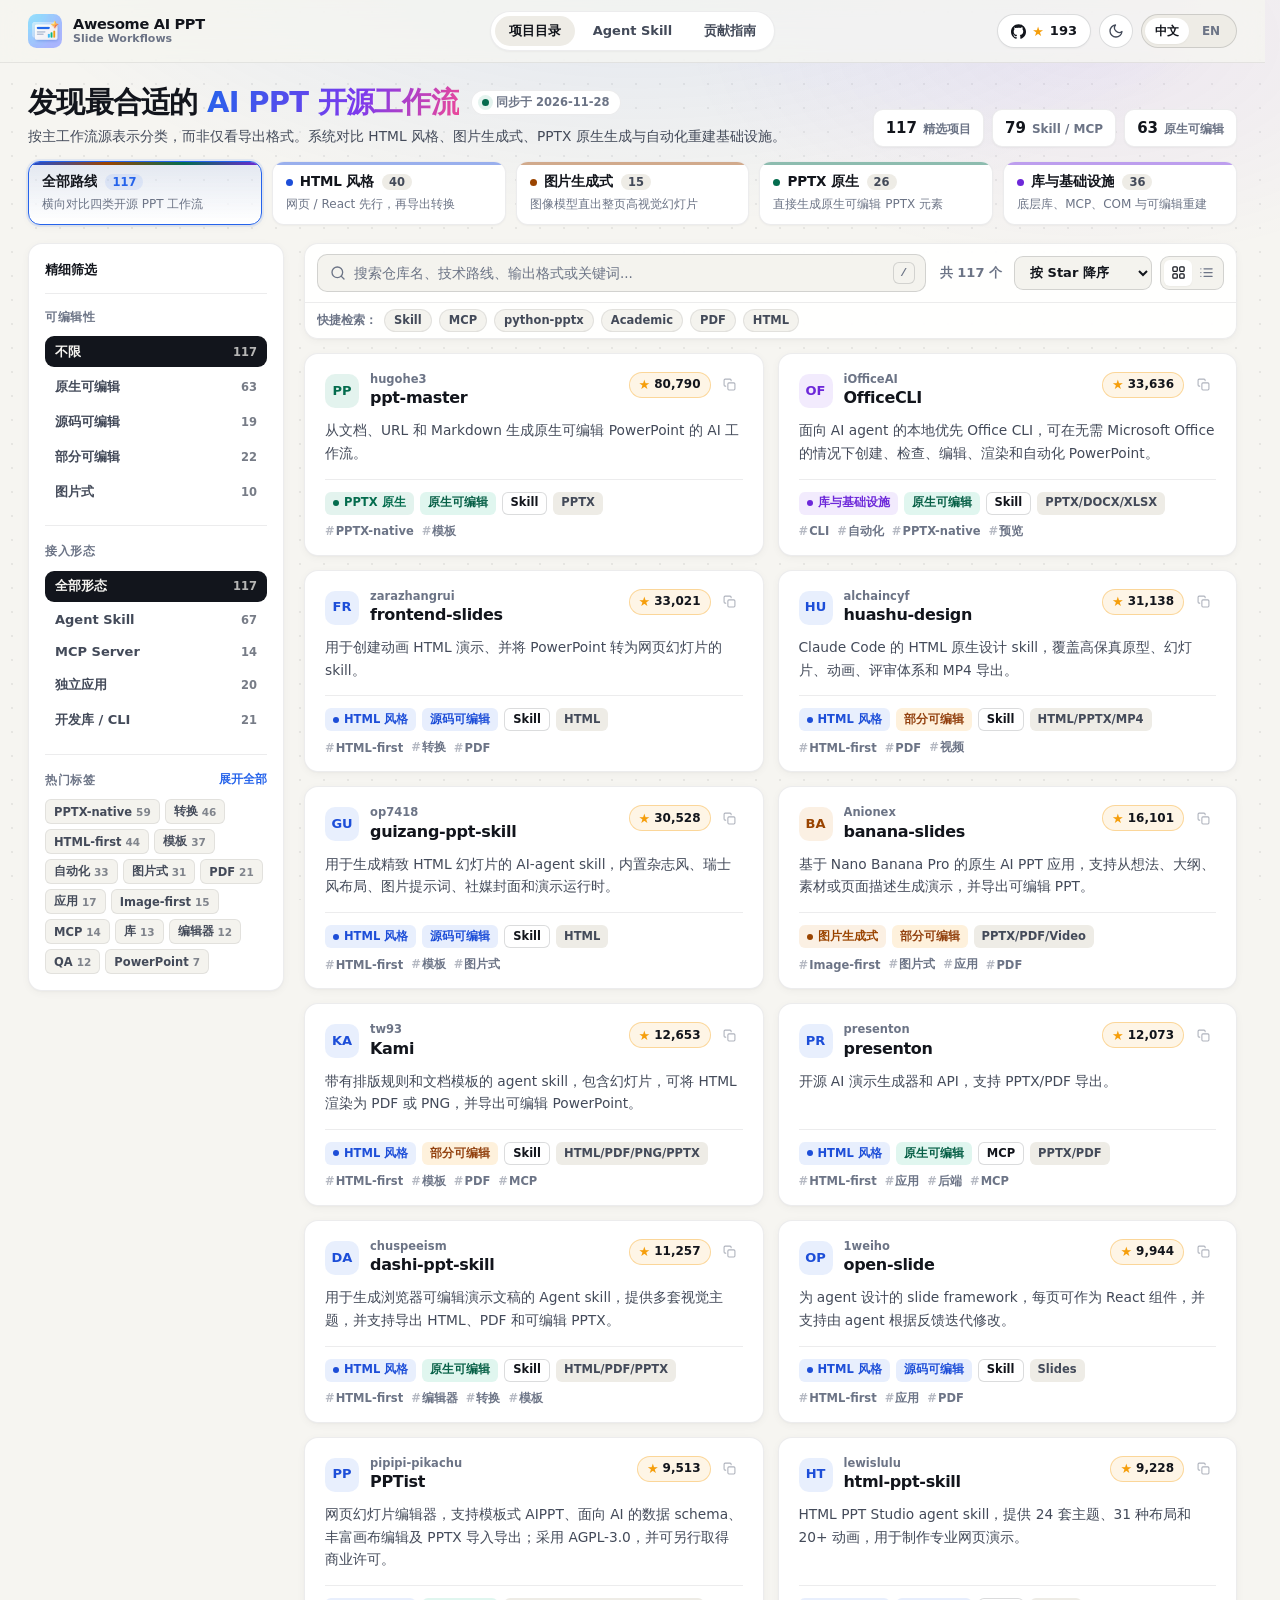
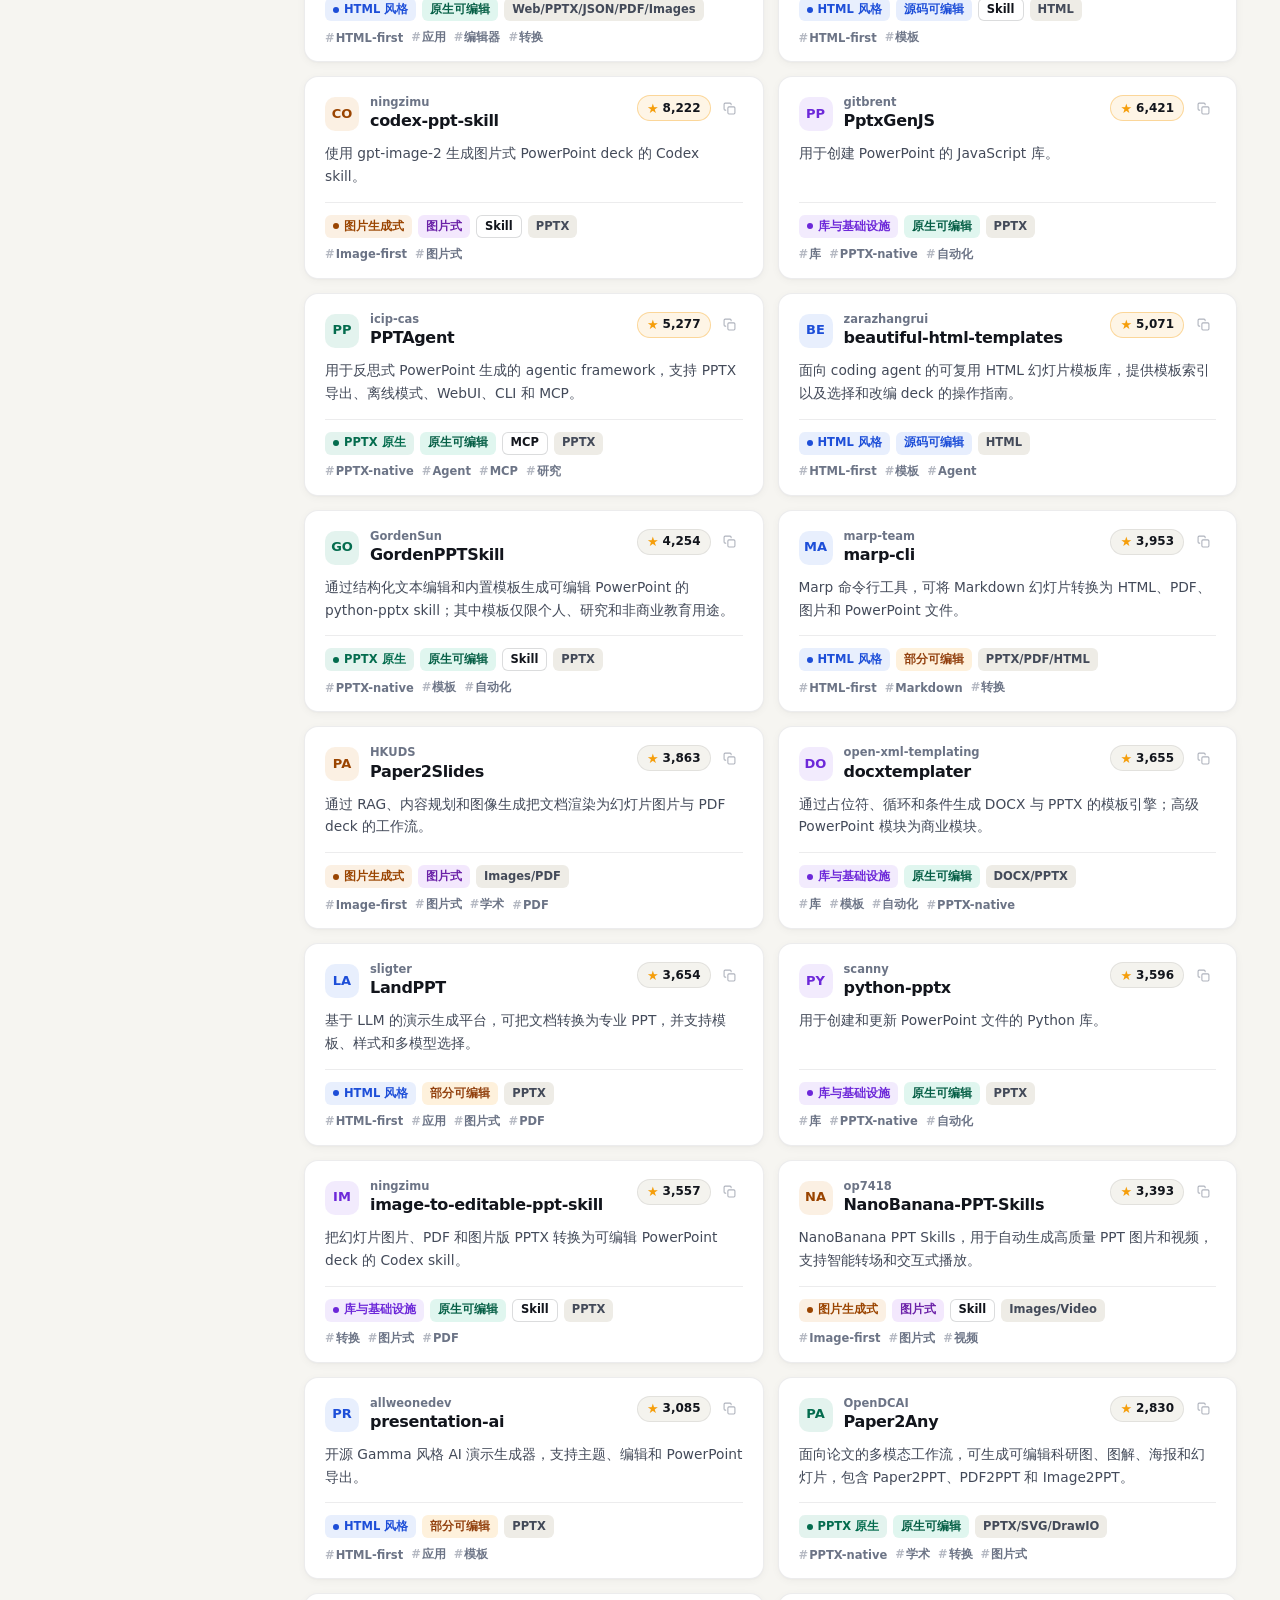
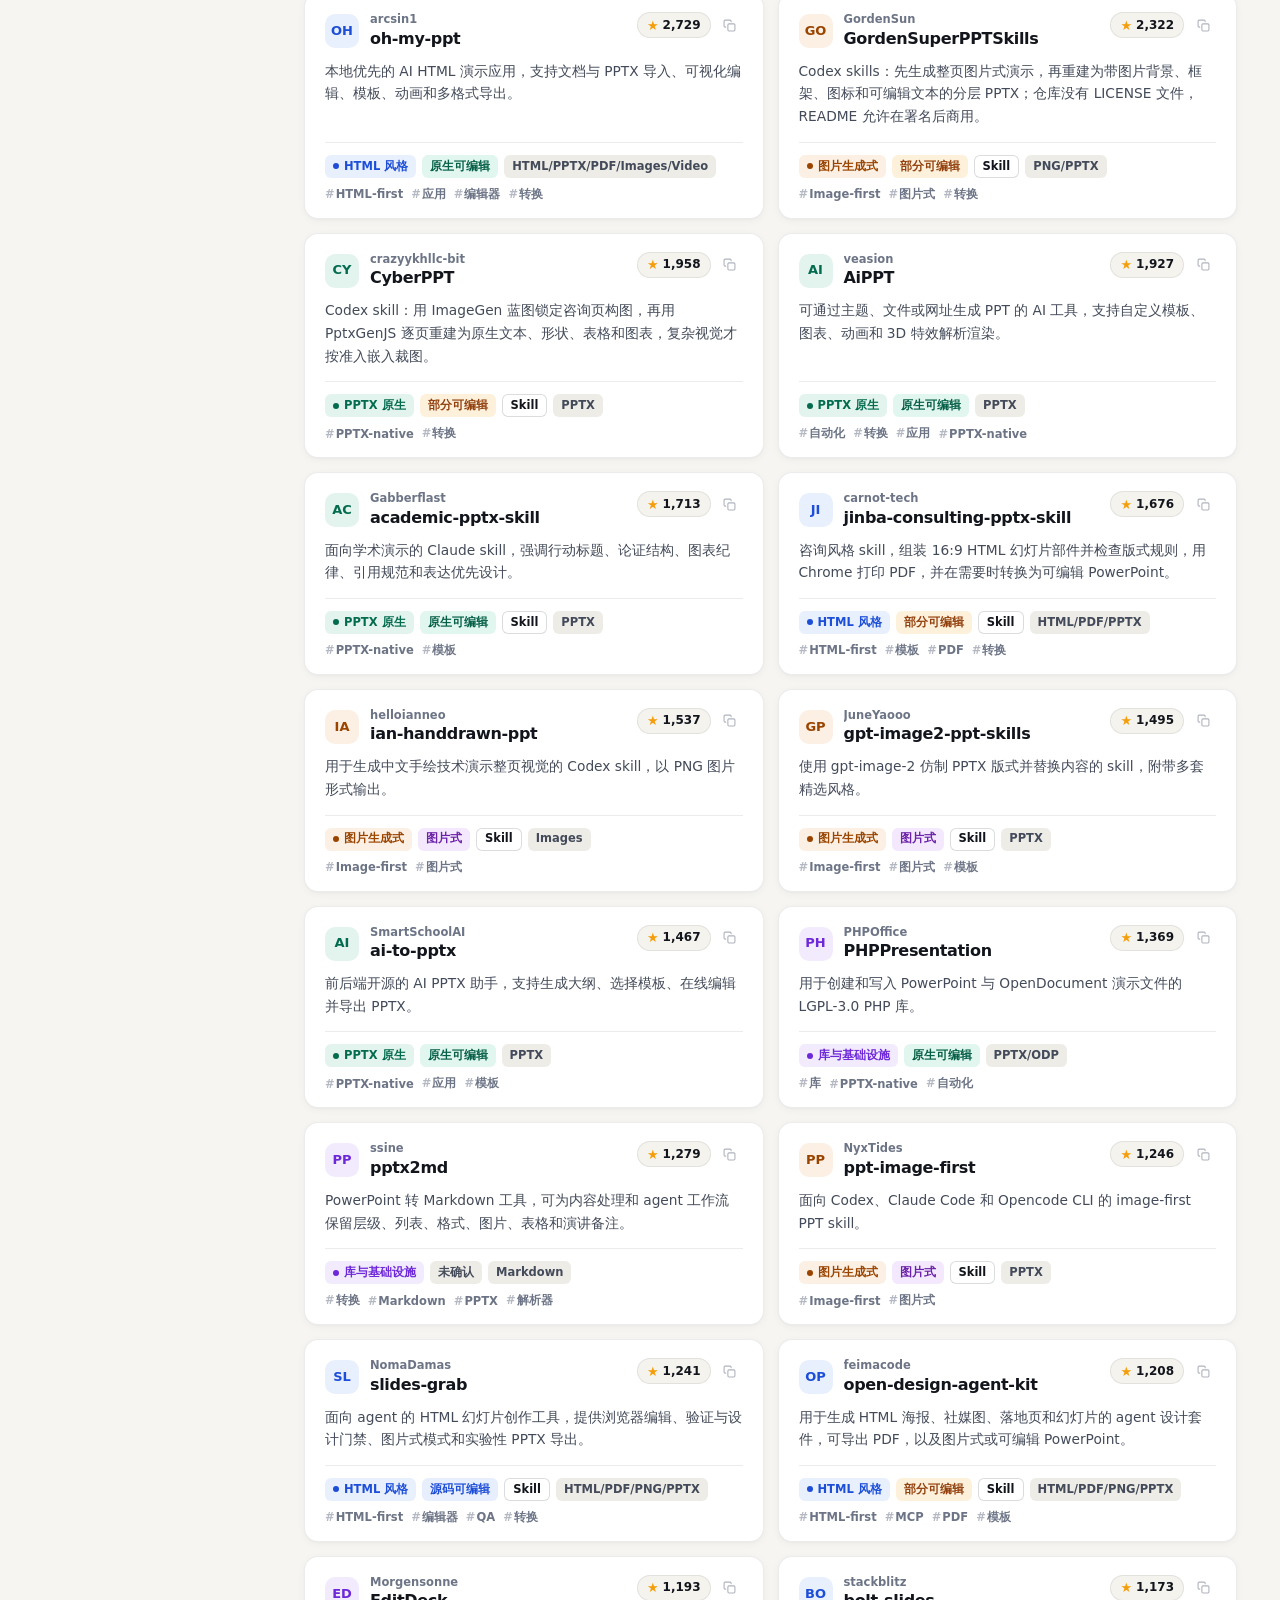
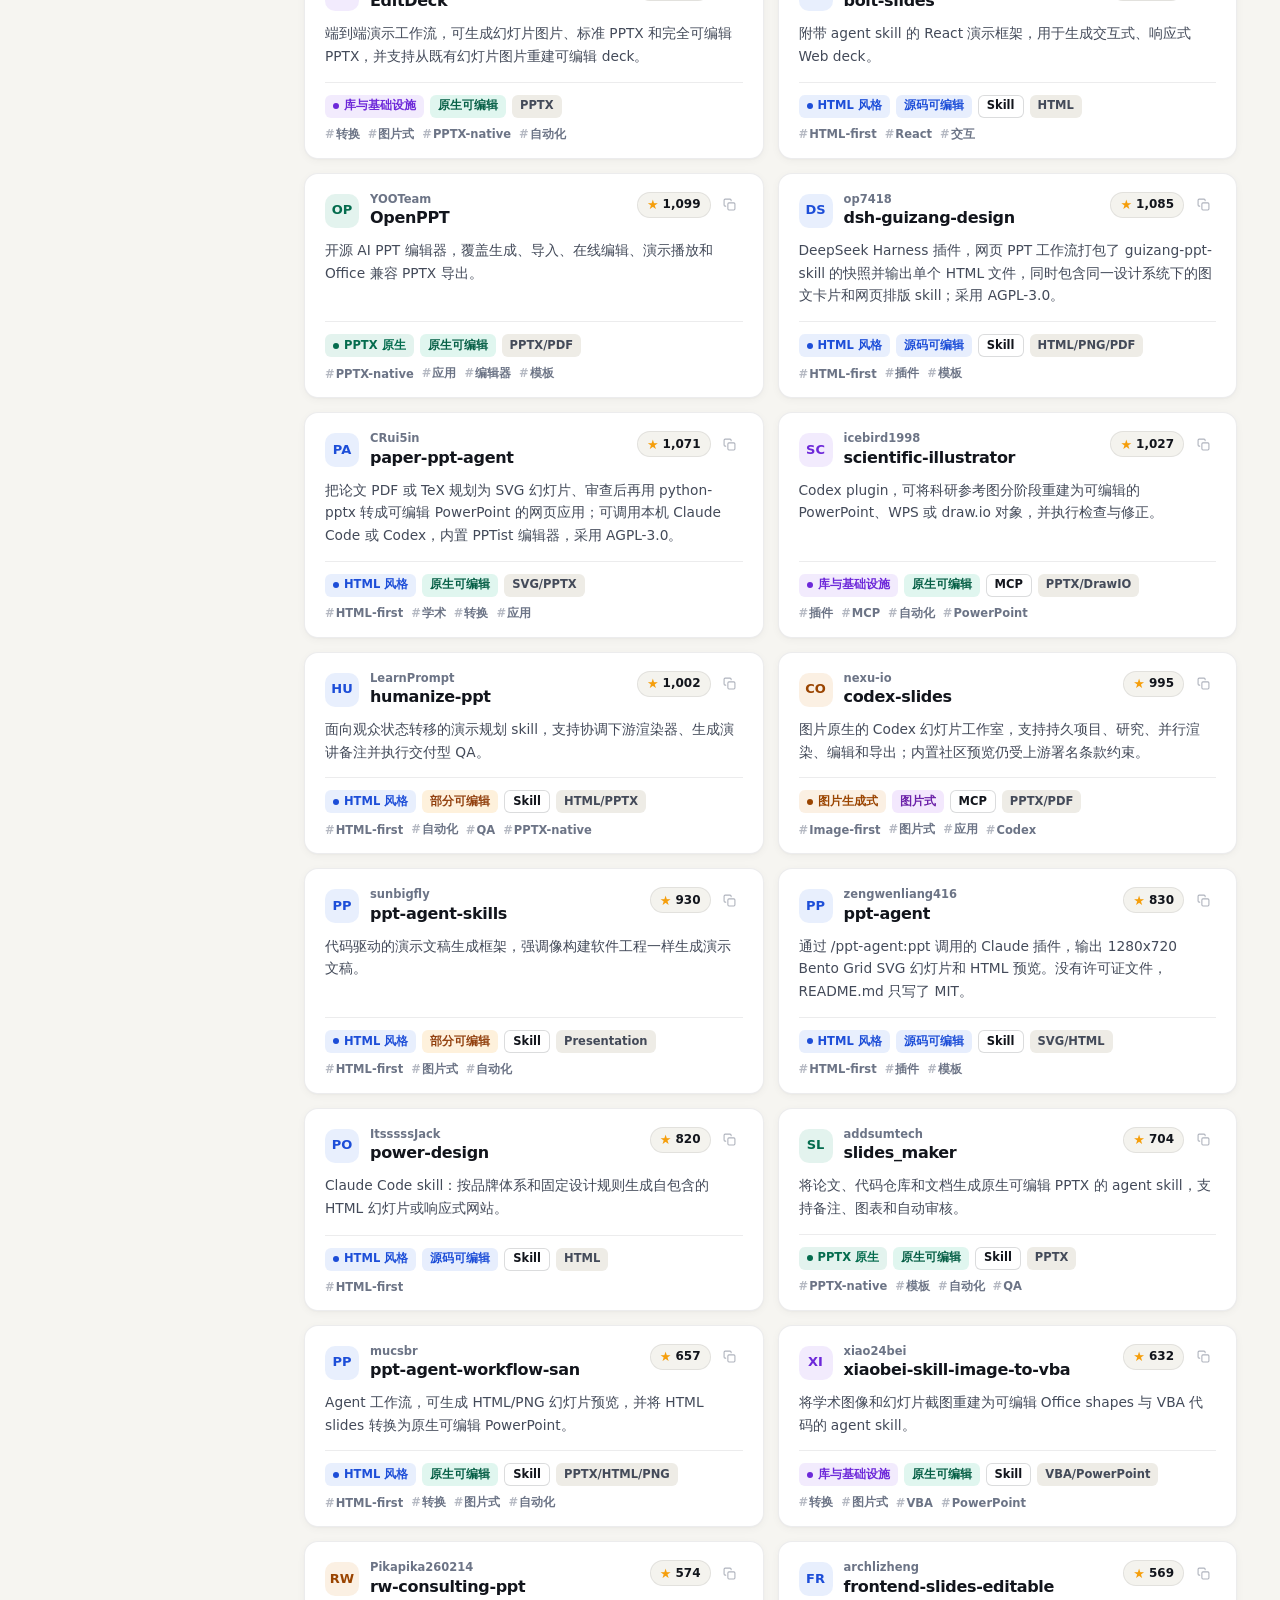
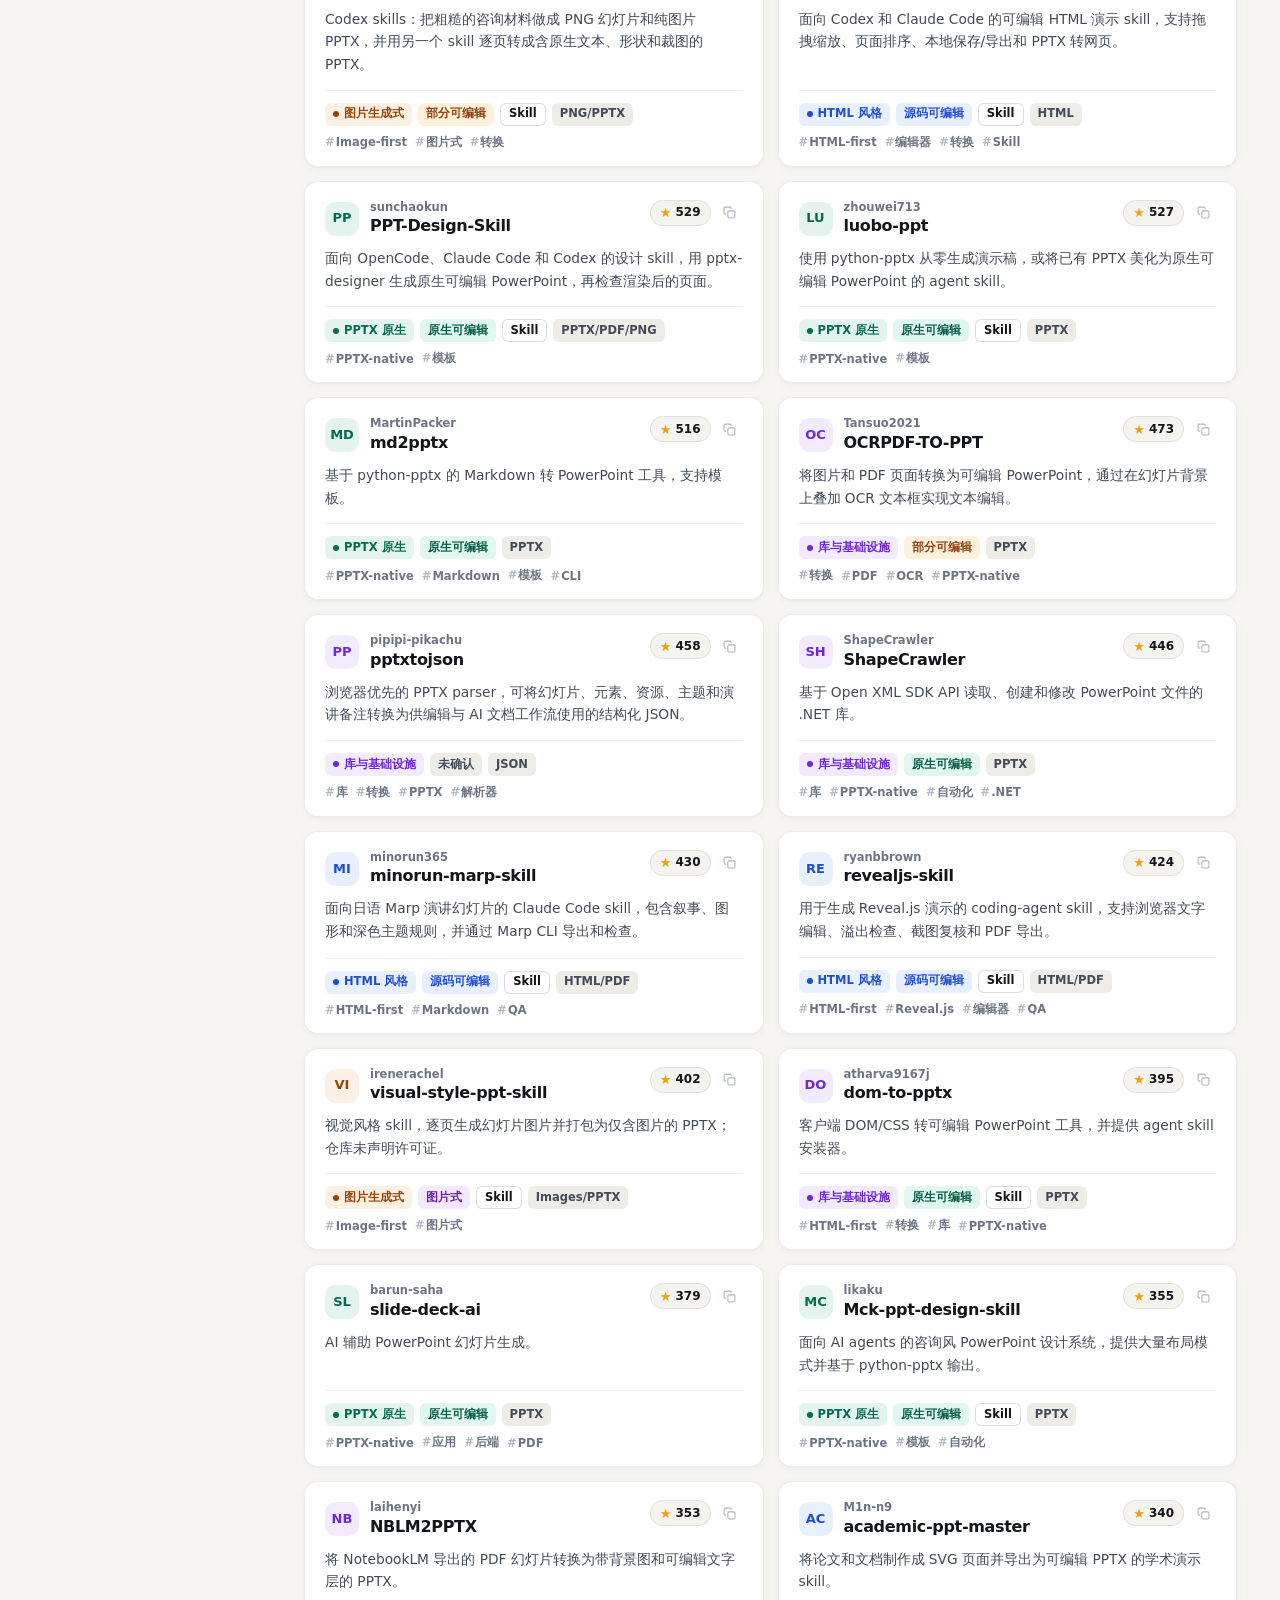
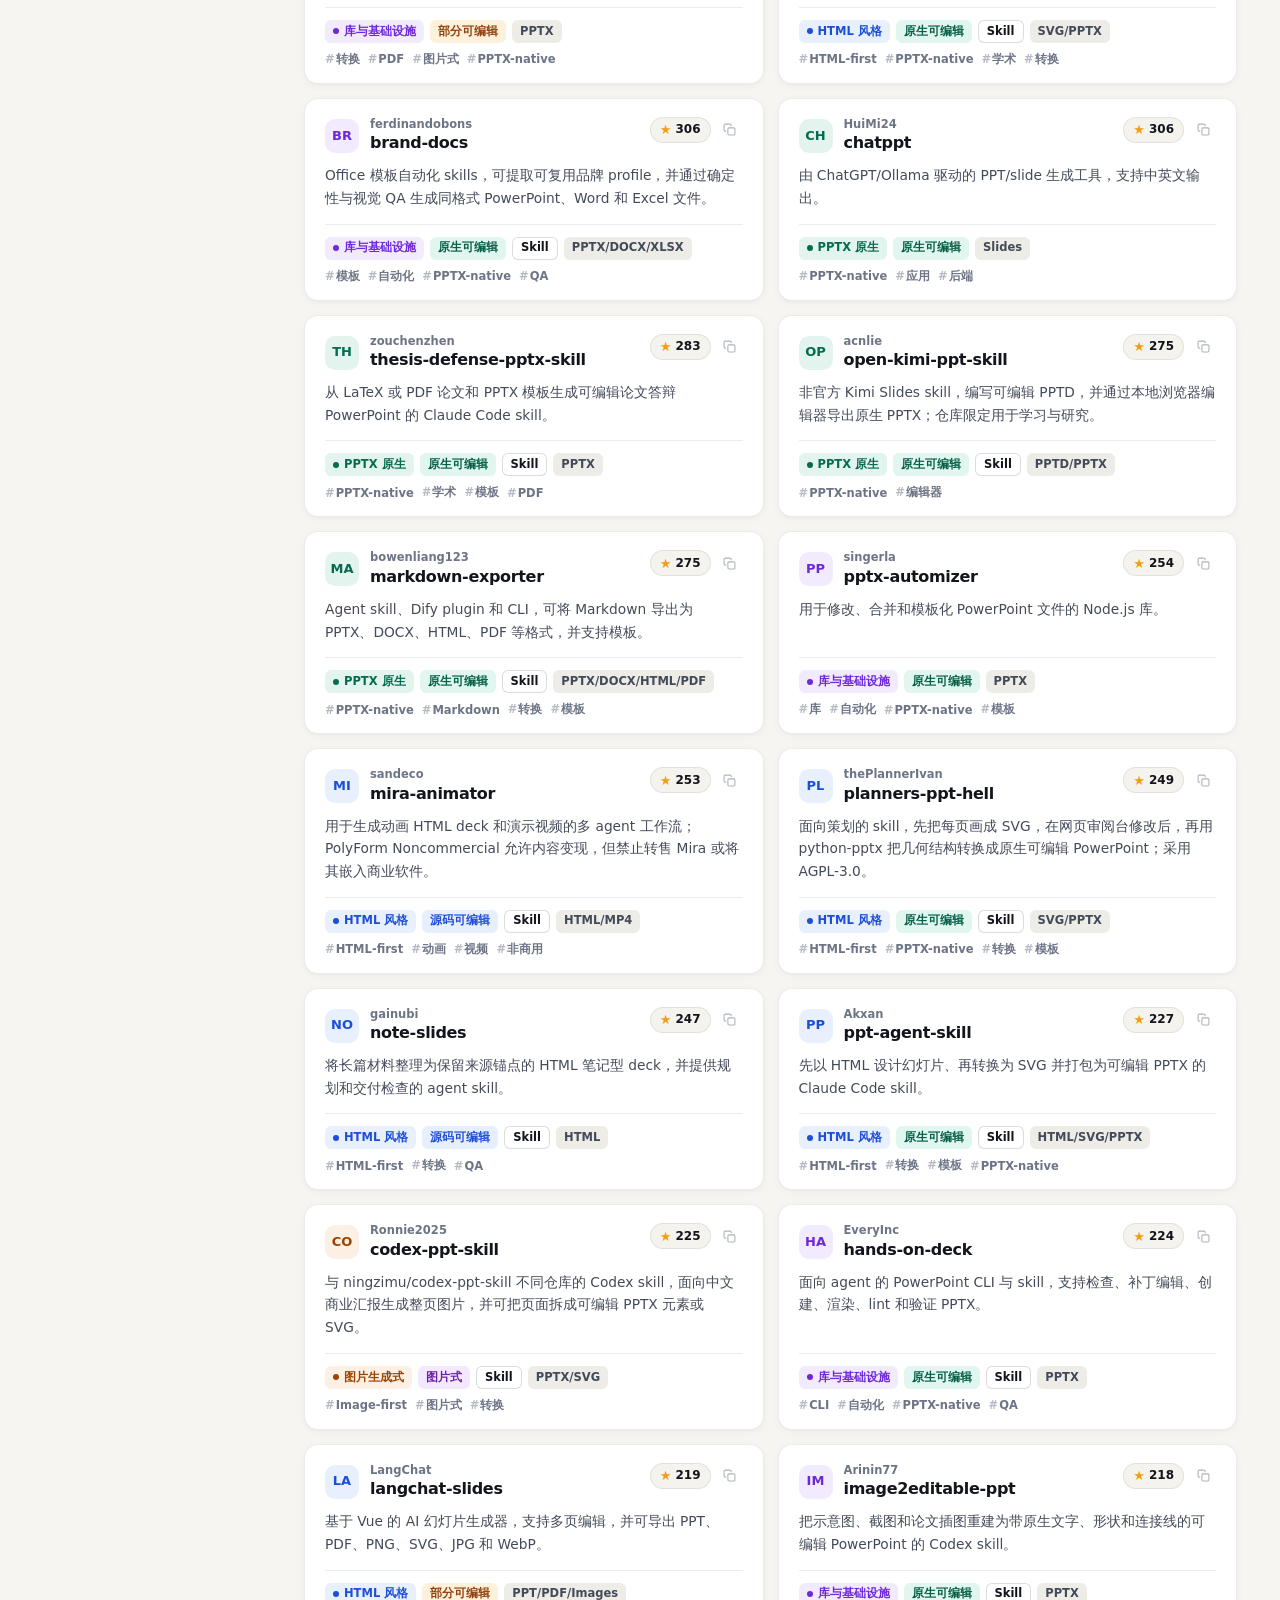
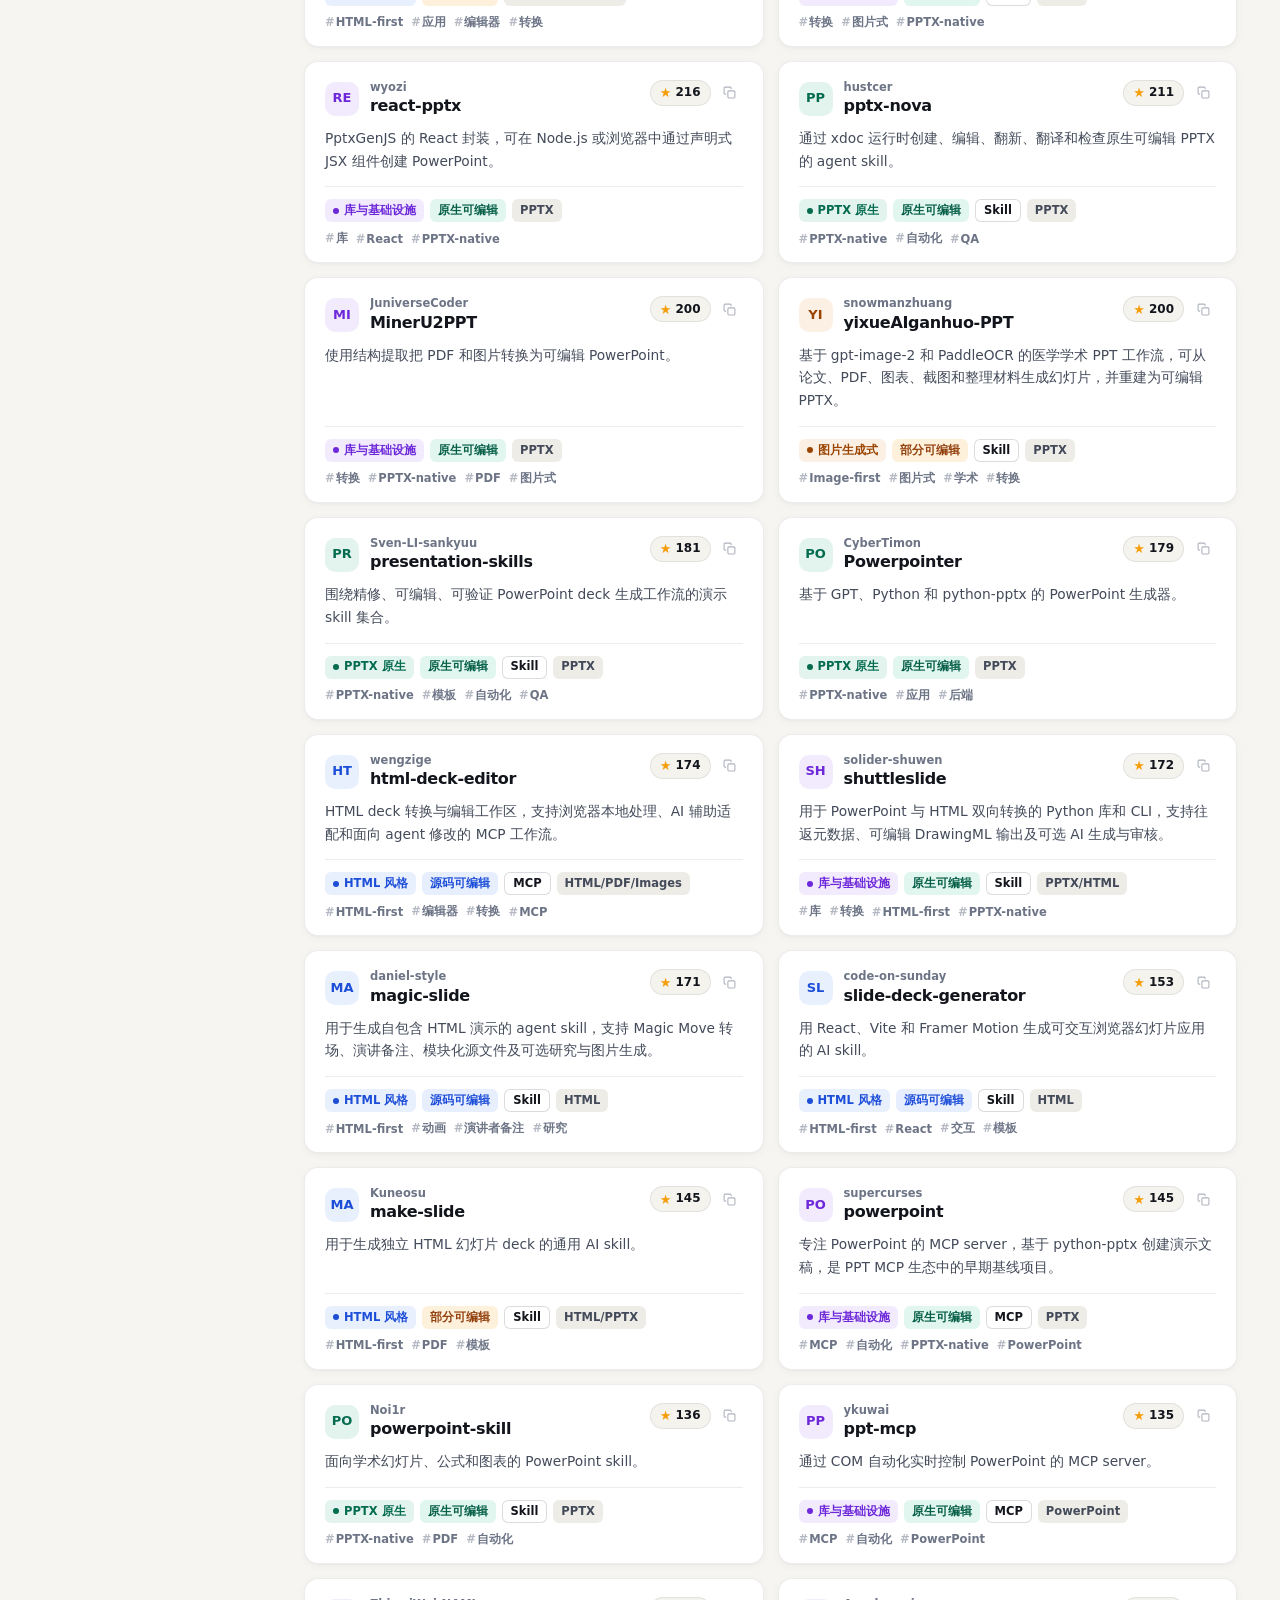
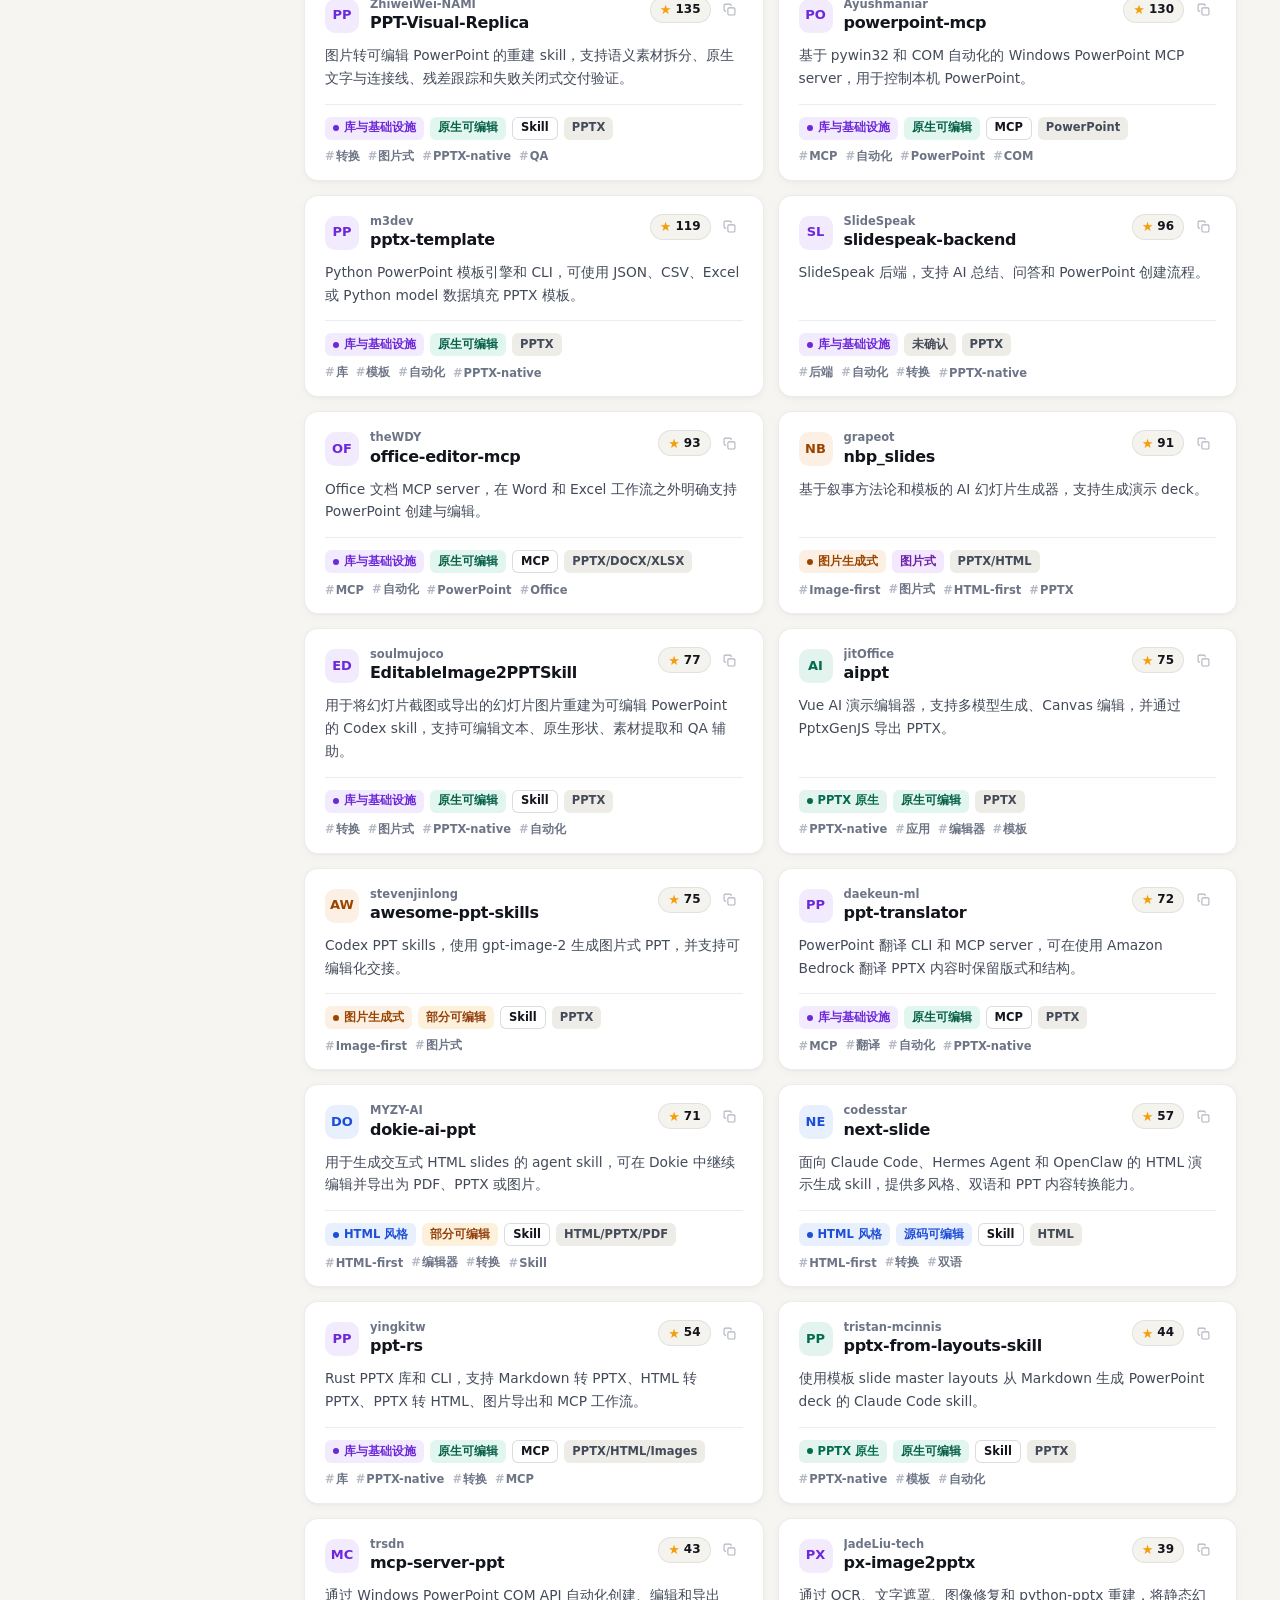
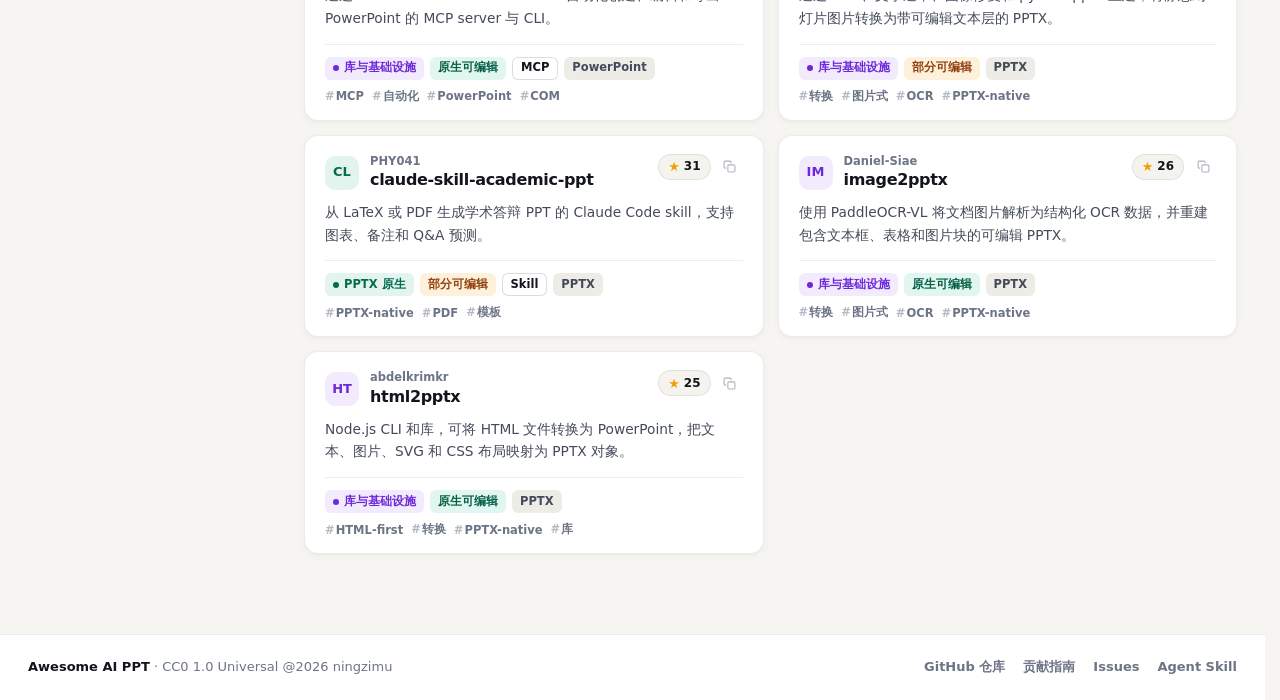
<file: docs/index.html>
<!doctype html>
<html lang="zh-CN">
  <head>
    <meta charset="utf-8">
    <meta name="viewport" content="width=device-width, initial-scale=1">
    <meta name="description" content="AI PPT、PowerPoint 自动化、PPTX 编辑和幻灯片工作流工具的双语可搜索目录。">
    <title>Awesome AI PPT — AI 演示与 PPTX 工作流开源目录</title>
    <link rel="icon" type="image/png" href="logo.png">
    <script>
      (function () {
        try {
          var saved = localStorage.getItem("awesome-ai-ppt-theme");
          var theme = saved || (window.matchMedia && window.matchMedia("(prefers-color-scheme: dark)").matches ? "dark" : "light");
          document.documentElement.setAttribute("data-theme", theme);
        } catch (e) {}
      })();
    </script>
    <link rel="stylesheet" href="styles.css">
  </head>
  <body>
    <div class="canvas-bg" aria-hidden="true"></div>

    <header class="site-header">
      <nav class="topbar" aria-label="Primary">
        <a class="brand" href="./" aria-label="Awesome AI PPT home">
          <span class="brand-mark" aria-hidden="true">
            <img src="logo.png" alt="" width="34" height="34">
          </span>
          <span class="brand-copy">
            <strong>Awesome AI PPT</strong>
            <span class="brand-tag" data-i18n="brandSub">Slide Workflows</span>
          </span>
        </a>

        <div class="nav-center" aria-label="Section links">
          <a class="nav-pill active" href="#directory" data-i18n="navDirectory">项目目录</a>
          <a class="nav-pill" href="agent/" data-i18n="navAgent">Agent Skill</a>
          <a class="nav-pill" href="https://github.com/ningzimu/awesome-ai-ppt/blob/main/CONTRIBUTING.md" target="_blank" rel="noopener noreferrer" data-i18n="navContribute">贡献指南</a>
        </div>

        <div class="top-actions">
          <a class="star-nav-link" href="https://github.com/ningzimu/awesome-ai-ppt" target="_blank" rel="noopener noreferrer" aria-label="Star Awesome AI PPT on GitHub">
            <span class="github-icon" aria-hidden="true"></span>
            <span class="star-icon" aria-hidden="true">★</span>
            <span id="repoStars">Star</span>
          </a>
          <button id="themeToggle" class="icon-btn" type="button" aria-label="切换深浅色主题" title="切换深浅色主题">
            <svg class="icon-sun" width="16" height="16" viewBox="0 0 24 24" fill="none" stroke="currentColor" stroke-width="2" stroke-linecap="round" stroke-linejoin="round" aria-hidden="true">
              <circle cx="12" cy="12" r="4"/>
              <path d="M12 2v2M12 20v2M4.93 4.93l1.41 1.41M17.66 17.66l1.41 1.41M2 12h2M20 12h2M6.34 17.66l-1.41 1.41M19.07 4.93l-1.41 1.41"/>
            </svg>
            <svg class="icon-moon" width="16" height="16" viewBox="0 0 24 24" fill="none" stroke="currentColor" stroke-width="2" stroke-linecap="round" stroke-linejoin="round" aria-hidden="true">
              <path d="M21 12.79A9 9 0 1 1 11.21 3 7 7 0 0 0 21 12.79z"/>
            </svg>
          </button>
          <div class="language-switch" role="group" aria-label="Language switch">
            <button class="active" type="button" data-lang="zh">中文</button>
            <button type="button" data-lang="en">EN</button>
          </div>
        </div>
      </nav>
    </header>

    <section class="page-intro">
      <div class="intro-main">
        <div class="intro-title-row">
          <h1 class="intro-title">
            <span data-i18n="heroTitlePre">发现最合适的</span>
            <span class="title-highlight" data-i18n="heroTitleAccent">AI PPT 开源工作流</span>
          </h1>
          <span class="sync-badge">
            <span class="live-dot" aria-hidden="true"></span>
            <span id="starsUpdated" data-i18n="heroBadgeShort">每日同步 Star</span>
          </span>
        </div>
        <p class="intro-desc" data-i18n="heroCopy">
          按主工作流源表示分类，而非仅看导出格式。系统对比 HTML 风格、图片生成式、PPTX 原生生成与自动化重建基础设施。
        </p>
      </div>

      <div class="intro-metrics" aria-label="Directory metrics">
        <div class="metric-item">
          <strong id="statProjects">0</strong>
          <span data-i18n="projectsLabel">精选项目</span>
        </div>
        <div class="metric-item">
          <strong id="statSkills">0</strong>
          <span data-i18n="skillsLabel">Skill / MCP</span>
        </div>
        <div class="metric-item">
          <strong id="statEditable">0</strong>
          <span data-i18n="editableLabel">原生可编辑</span>
        </div>
      </div>
    </section>

    <section id="routes" class="route-tabs-wrap" aria-label="Technical routes">
      <div id="routeCards" class="route-tabs" role="group" aria-label="Technical routes"></div>
    </section>

    <main id="directory" class="workspace">
      <aside class="sidebar" aria-label="Facet filters">
        <div class="sidebar-card">
          <div class="sidebar-head">
            <span data-i18n="filterTitle">精细筛选</span>
            <button id="sidebarReset" class="text-reset-btn" type="button" hidden data-i18n="resetFilters">清空</button>
          </div>

          <div class="facet-group">
            <h3 class="facet-title" data-i18n="facetEditability">可编辑性</h3>
            <div id="editableNav" class="facet-list"></div>
          </div>

          <div class="facet-group">
            <h3 class="facet-title" data-i18n="facetIntegration">接入形态</h3>
            <div id="quickFilters" class="facet-list" role="group" aria-label="Integration filters"></div>
          </div>

          <div class="facet-group">
            <div class="facet-title-row">
              <h3 class="facet-title" data-i18n="facetTags">热门标签</h3>
              <button id="toggleAllTags" class="more-tags-btn" type="button" data-i18n="showAllTags">展开全部</button>
            </div>
            <div id="tagCloud" class="tag-cloud"></div>
          </div>
        </div>
      </aside>

      <section class="catalog-main">
        <div class="catalog-toolbar">
          <div class="toolbar-primary">
            <label class="toolbar-search">
              <svg class="toolbar-search-icon" width="16" height="16" viewBox="0 0 24 24" fill="none" stroke="currentColor" stroke-width="2" stroke-linecap="round" stroke-linejoin="round" aria-hidden="true">
                <circle cx="11" cy="11" r="8"/>
                <path d="m21 21-4.3-4.3"/>
              </svg>
              <span class="sr-only" data-i18n="searchLabel">搜索项目</span>
              <input id="searchInput" type="search" placeholder="搜索仓库名、技术路线、输出格式或关键词..." autocomplete="off">
              <button id="clearSearchBtn" class="clear-search-btn" type="button" hidden aria-label="清空搜索">×</button>
              <kbd class="spotlight-kbd" aria-hidden="true">/</kbd>
            </label>

            <div class="catalog-controls">
              <strong id="resultCount" class="result-count" tabindex="-1">共 0 个</strong>

              <label class="compact-select">
                <span class="sr-only" data-i18n="sortLabel">排序</span>
                <select id="sortSelect" aria-label="排序方式">
                  <option value="stars-desc" data-i18n="sortStarsDesc">按 Star 降序</option>
                  <option value="stars-asc" data-i18n="sortStarsAsc">按 Star 升序</option>
                  <option value="name-asc" data-i18n="sortNameAsc">按名称 A-Z</option>
                </select>
              </label>

              <div class="view-toggle" role="group" aria-label="View mode">
                <button class="active" type="button" data-view="grid" title="卡片视图" aria-label="卡片视图">
                  <svg width="15" height="15" viewBox="0 0 24 24" fill="none" stroke="currentColor" stroke-width="2" stroke-linecap="round" stroke-linejoin="round" aria-hidden="true">
                    <rect x="3" y="3" width="7" height="7" rx="1.5"/>
                    <rect x="14" y="3" width="7" height="7" rx="1.5"/>
                    <rect x="3" y="14" width="7" height="7" rx="1.5"/>
                    <rect x="14" y="14" width="7" height="7" rx="1.5"/>
                  </svg>
                </button>
                <button type="button" data-view="list" title="表格列表视图" aria-label="表格列表视图">
                  <svg width="15" height="15" viewBox="0 0 24 24" fill="none" stroke="currentColor" stroke-width="2" stroke-linecap="round" stroke-linejoin="round" aria-hidden="true">
                    <path d="M8 6h13M8 12h13M8 18h13M3 6h.01M3 12h.01M3 18h.01"/>
                  </svg>
                </button>
              </div>
            </div>
          </div>

          <div class="toolbar-subbar">
            <div id="searchHints" class="subbar-hints">
              <span class="hints-label" data-i18n="trendingLabel">快捷检索：</span>
              <button class="hint-chip" type="button" data-hint="Skill">Skill</button>
              <button class="hint-chip" type="button" data-hint="MCP">MCP</button>
              <button class="hint-chip" type="button" data-hint="python-pptx">python-pptx</button>
              <button class="hint-chip" type="button" data-hint="Academic">Academic</button>
              <button class="hint-chip" type="button" data-hint="PDF">PDF</button>
              <button class="hint-chip" type="button" data-hint="HTML">HTML</button>
            </div>

            <div id="activeFiltersWrap" class="subbar-active" hidden>
              <div id="activeFilters" class="active-filters"></div>
              <button id="toolbarReset" class="subbar-reset-btn" type="button" data-i18n="resetFilters">清空</button>
            </div>
          </div>
        </div>

        <div id="projectList" class="project-list" aria-live="polite"></div>
      </section>
    </main>

    <footer class="site-footer">
      <div class="footer-inner">
        <div class="footer-brand">
          <strong>Awesome AI PPT</strong>
          <span>· <a href="https://github.com/ningzimu/awesome-ai-ppt/blob/main/LICENSE">CC0 1.0 Universal</a> @2026 <a href="https://github.com/ningzimu">ningzimu</a></span>
        </div>
        <div class="footer-links">
          <a href="https://github.com/ningzimu/awesome-ai-ppt" target="_blank" rel="noopener noreferrer" data-i18n="footerRepo">GitHub 仓库</a>
          <a href="https://github.com/ningzimu/awesome-ai-ppt/blob/main/CONTRIBUTING.md" target="_blank" rel="noopener noreferrer" data-i18n="footerContribute">贡献指南</a>
          <a href="https://github.com/ningzimu/awesome-ai-ppt/issues" target="_blank" rel="noopener noreferrer" data-i18n="footerIssues">Issues</a>
          <a href="agent/" data-i18n="footerAgent">Agent Skill</a>
        </div>
      </div>
    </footer>

    <div id="toast" class="toast" role="status" aria-live="polite"></div>

    <script src="projects-data.js" defer></script>
    <script src="app.js" defer></script>
  </body>
</html>
</file>
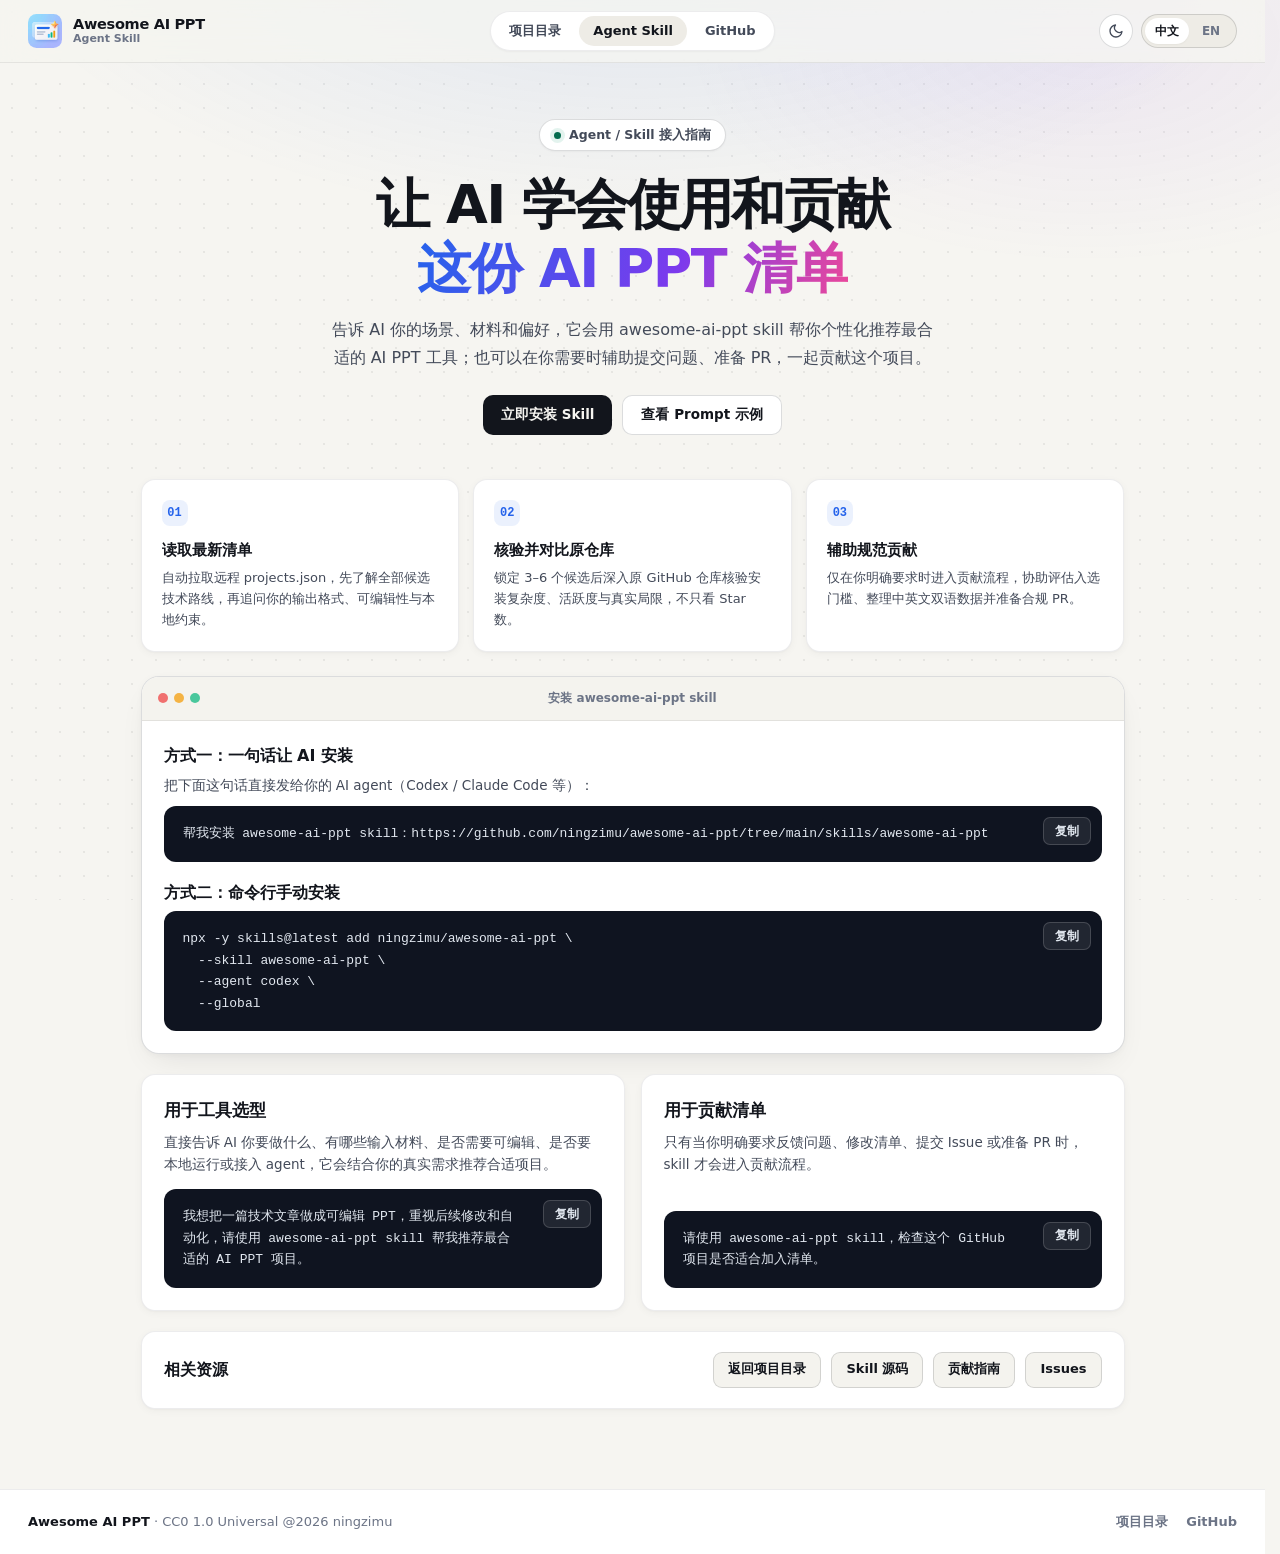
<file: docs/agent/index.html>
<!doctype html>
<html lang="zh-CN">
  <head>
    <meta charset="utf-8">
    <meta name="viewport" content="width=device-width, initial-scale=1">
    <meta name="description" content="安装和使用 awesome-ai-ppt skill，让 AI 检索、对比和贡献 AI PPT 工具清单。">
    <title>Agent 接入 - Awesome AI PPT</title>
    <link rel="icon" type="image/png" href="../logo.png">
    <script>
      (function () {
        try {
          var saved = localStorage.getItem("awesome-ai-ppt-theme");
          var theme = saved || (window.matchMedia && window.matchMedia("(prefers-color-scheme: dark)").matches ? "dark" : "light");
          document.documentElement.setAttribute("data-theme", theme);
        } catch (e) {}
      })();
    </script>
    <link rel="stylesheet" href="../styles.css">
  </head>
  <body>
    <div class="canvas-bg" aria-hidden="true"></div>

    <header class="site-header">
      <nav class="topbar" aria-label="Primary">
        <a class="brand" href="../" aria-label="Awesome AI PPT home">
          <span class="brand-mark" aria-hidden="true">
            <img src="../logo.png" alt="" width="34" height="34">
          </span>
          <span class="brand-copy">
            <strong>Awesome AI PPT</strong>
            <span class="brand-tag" data-i18n="brandSub">Agent Skill</span>
          </span>
        </a>

        <div class="nav-center" aria-label="Section links">
          <a class="nav-pill" href="../" data-i18n="directory">项目目录</a>
          <a class="nav-pill active" href="./" data-i18n="navAgent">Agent Skill</a>
          <a class="nav-pill" href="https://github.com/ningzimu/awesome-ai-ppt" target="_blank" rel="noopener noreferrer">GitHub</a>
        </div>

        <div class="top-actions">
          <button id="themeToggle" class="icon-btn" type="button" aria-label="切换深浅色主题" title="切换深浅色主题">
            <svg class="icon-sun" width="16" height="16" viewBox="0 0 24 24" fill="none" stroke="currentColor" stroke-width="2" stroke-linecap="round" stroke-linejoin="round" aria-hidden="true">
              <circle cx="12" cy="12" r="4"/>
              <path d="M12 2v2M12 20v2M4.93 4.93l1.41 1.41M17.66 17.66l1.41 1.41M2 12h2M20 12h2M6.34 17.66l-1.41 1.41M19.07 4.93l-1.41 1.41"/>
            </svg>
            <svg class="icon-moon" width="16" height="16" viewBox="0 0 24 24" fill="none" stroke="currentColor" stroke-width="2" stroke-linecap="round" stroke-linejoin="round" aria-hidden="true">
              <path d="M21 12.79A9 9 0 1 1 11.21 3 7 7 0 0 0 21 12.79z"/>
            </svg>
          </button>
          <div class="language-switch" role="group" aria-label="Language switch">
            <button class="active" type="button" data-lang="zh">中文</button>
            <button type="button" data-lang="en">EN</button>
          </div>
        </div>
      </nav>
    </header>

    <main class="agent-stage">
      <section class="agent-hero-center">
        <div class="hero-pill">
          <span class="live-dot" aria-hidden="true"></span>
          <span data-i18n="kicker">Agent / Skill 接入指南</span>
        </div>
        <h1 class="hero-title">
          <span data-i18n="titlePre">让 AI 学会使用和贡献</span>
          <span class="title-highlight" data-i18n="titleAccent">这份 AI PPT 清单</span>
        </h1>
        <p class="hero-desc" data-i18n="subtitle">
          告诉 AI 你的场景、材料和偏好，它会用 awesome-ai-ppt skill 帮你个性化推荐最合适的 AI PPT 工具；也可以在你需要时辅助提交问题、准备 PR，一起贡献这个项目。
        </p>
        <div class="agent-actions">
          <a class="primary-btn" href="#install" data-i18n="installCta">立即安装 Skill</a>
          <a class="secondary-btn" href="#examples" data-i18n="examplesCta">查看 Prompt 示例</a>
        </div>
      </section>

      <section class="steps-grid" aria-label="How the skill works">
        <article class="step-card">
          <span class="step-num">01</span>
          <h3 data-i18n="step1Title">读取最新清单</h3>
          <p data-i18n="step1Copy">自动拉取远程 projects.json，先了解全部候选技术路线，再追问你的输出格式、可编辑性与本地约束。</p>
        </article>
        <article class="step-card">
          <span class="step-num">02</span>
          <h3 data-i18n="step2Title">核验并对比原仓库</h3>
          <p data-i18n="step2Copy">锁定 3–6 个候选后深入原 GitHub 仓库核验安装复杂度、活跃度与真实局限，不只看 Star 数。</p>
        </article>
        <article class="step-card">
          <span class="step-num">03</span>
          <h3 data-i18n="step3Title">辅助规范贡献</h3>
          <p data-i18n="step3Copy">仅在你明确要求时进入贡献流程，协助评估入选门槛、整理中英文双语数据并准备合规 PR。</p>
        </article>
      </section>

      <section id="install" class="terminal-card">
        <div class="terminal-header">
          <div class="terminal-dots" aria-hidden="true">
            <span></span><span></span><span></span>
          </div>
          <span class="terminal-title" data-i18n="terminalTitle">安装 awesome-ai-ppt skill</span>
          <span style="width: 42px;"></span>
        </div>
        <div class="terminal-body">
          <div class="terminal-block">
            <h2 data-i18n="sayTitle">方式一：一句话让 AI 安装</h2>
            <p data-i18n="sayCopy">把下面这句话直接发给你的 AI agent（Codex / Claude Code 等）：</p>
            <div class="code-shell">
              <pre><code data-i18n="sayPrompt">帮我安装 awesome-ai-ppt skill：https://github.com/ningzimu/awesome-ai-ppt/tree/main/skills/awesome-ai-ppt</code></pre>
              <button class="copy-btn" type="button" data-copy data-i18n="copyLabel">复制</button>
            </div>
          </div>

          <div class="terminal-block">
            <h3 data-i18n="manualTitle">方式二：命令行手动安装</h3>
            <div class="code-shell">
              <pre><code>npx -y skills@latest add ningzimu/awesome-ai-ppt \
  --skill awesome-ai-ppt \
  --agent codex \
  --global</code></pre>
              <button class="copy-btn" type="button" data-copy data-i18n="copyLabel">复制</button>
            </div>
          </div>
        </div>
      </section>

      <section id="examples" class="agent-examples-grid">
        <article class="example-card">
          <div>
            <h2 data-i18n="useTitle">用于工具选型</h2>
            <p data-i18n="useCopy">
              直接告诉 AI 你要做什么、有哪些输入材料、是否需要可编辑、是否要本地运行或接入 agent，它会结合你的真实需求推荐合适项目。
            </p>
          </div>
          <div class="code-shell">
            <pre><code data-i18n="usePrompt">我想把一篇技术文章做成可编辑 PPT，重视后续修改和自动化，请使用 awesome-ai-ppt skill 帮我推荐最合适的 AI PPT 项目。</code></pre>
            <button class="copy-btn" type="button" data-copy data-i18n="copyLabel">复制</button>
          </div>
        </article>

        <article class="example-card">
          <div>
            <h2 data-i18n="contributeTitle">用于贡献清单</h2>
            <p data-i18n="contributeCopy">
              只有当你明确要求反馈问题、修改清单、提交 Issue 或准备 PR 时，skill 才会进入贡献流程。
            </p>
          </div>
          <div class="code-shell">
            <pre><code data-i18n="contributePrompt">请使用 awesome-ai-ppt skill，检查这个 GitHub 项目是否适合加入清单。</code></pre>
            <button class="copy-btn" type="button" data-copy data-i18n="copyLabel">复制</button>
          </div>
        </article>
      </section>

      <section class="agent-links-card">
        <h2 data-i18n="linksTitle">相关资源</h2>
        <div class="agent-links">
          <a href="../" data-i18n="backDirectory">返回项目目录</a>
          <a href="https://github.com/ningzimu/awesome-ai-ppt/tree/main/skills/awesome-ai-ppt" target="_blank" rel="noopener noreferrer" data-i18n="skillLink">Skill 源码</a>
          <a href="https://github.com/ningzimu/awesome-ai-ppt/blob/main/CONTRIBUTING.md" target="_blank" rel="noopener noreferrer" data-i18n="contributingLink">贡献指南</a>
          <a href="https://github.com/ningzimu/awesome-ai-ppt/issues" target="_blank" rel="noopener noreferrer" data-i18n="issuesLink">Issues</a>
        </div>
      </section>
    </main>

    <footer class="site-footer">
      <div class="footer-inner">
        <div class="footer-brand">
          <strong>Awesome AI PPT</strong>
          <span>· <a href="https://github.com/ningzimu/awesome-ai-ppt/blob/main/LICENSE">CC0 1.0 Universal</a> @2026 <a href="https://github.com/ningzimu">ningzimu</a></span>
        </div>
        <div class="footer-links">
          <a href="../" data-i18n="directory">项目目录</a>
          <a href="https://github.com/ningzimu/awesome-ai-ppt" target="_blank" rel="noopener noreferrer">GitHub</a>
        </div>
      </div>
    </footer>

    <script>
      const STORAGE_LANG_KEY = "awesome-ai-ppt-lang";
      const STORAGE_THEME_KEY = "awesome-ai-ppt-theme";

      const translations = {
        zh: {
          pageTitle: "Agent 接入 - Awesome AI PPT",
          themeToggleLabel: "切换深浅色主题",
          brandSub: "Agent Skill",
          directory: "项目目录",
          navAgent: "Agent Skill",
          kicker: "Agent / Skill 接入指南",
          titlePre: "让 AI 学会使用和贡献",
          titleAccent: "这份 AI PPT 清单",
          subtitle: "告诉 AI 你的场景、材料和偏好，它会用 awesome-ai-ppt skill 帮你个性化推荐最合适的 AI PPT 工具；也可以在你需要时辅助提交问题、准备 PR，一起贡献这个项目。",
          installCta: "立即安装 Skill",
          examplesCta: "查看 Prompt 示例",
          step1Title: "读取最新清单",
          step1Copy: "自动拉取远程 projects.json，先了解全部候选技术路线，再追问你的输出格式、可编辑性与本地约束。",
          step2Title: "核验并对比原仓库",
          step2Copy: "锁定 3–6 个候选后深入原 GitHub 仓库核验安装复杂度、活跃度与真实局限，不只看 Star 数。",
          step3Title: "辅助规范贡献",
          step3Copy: "仅在你明确要求时进入贡献流程，协助评估入选门槛、整理中英文双语数据并准备合规 PR。",
          terminalTitle: "安装 awesome-ai-ppt skill",
          sayTitle: "方式一：一句话让 AI 安装",
          sayCopy: "把下面这句话直接发给你的 AI agent（Codex / Claude Code 等）：",
          sayPrompt: "帮我安装 awesome-ai-ppt skill：https://github.com/ningzimu/awesome-ai-ppt/tree/main/skills/awesome-ai-ppt",
          manualTitle: "方式二：命令行手动安装",
          useTitle: "用于工具选型",
          useCopy: "直接告诉 AI 你要做什么、有哪些输入材料、是否需要可编辑、是否要本地运行或接入 agent，它会结合你的真实需求推荐合适项目。",
          usePrompt: "我想把一篇技术文章做成可编辑 PPT，重视后续修改和自动化，请使用 awesome-ai-ppt skill 帮我推荐最合适的 AI PPT 项目。",
          contributeTitle: "用于贡献清单",
          contributeCopy: "只有当你明确要求反馈问题、修改清单、提交 Issue 或准备 PR 时，skill 才会进入贡献流程。",
          contributePrompt: "请使用 awesome-ai-ppt skill，检查这个 GitHub 项目是否适合加入清单。",
          linksTitle: "相关资源",
          backDirectory: "返回项目目录",
          skillLink: "Skill 源码",
          contributingLink: "贡献指南",
          issuesLink: "Issues",
          copyLabel: "复制",
          copiedLabel: "已复制",
          copyFailedLabel: "复制失败"
        },
        en: {
          pageTitle: "Agent Access - Awesome AI PPT",
          themeToggleLabel: "Toggle light or dark theme",
          brandSub: "Agent Skill",
          directory: "Directory",
          navAgent: "Agent Skill",
          kicker: "Agent / Skill Access Guide",
          titlePre: "Teach AI agents to use",
          titleAccent: "Awesome AI PPT",
          subtitle: "Tell your AI agent your scenario, source material, and preferences. The awesome-ai-ppt skill helps recommend the best-fit tools, submit issues, and prepare PRs with you.",
          installCta: "Install Skill",
          examplesCta: "Prompt Examples",
          step1Title: "Read Live Directory",
          step1Copy: "Fetches the latest projects.json first, then asks targeted questions about output format, editability, and setup constraints.",
          step2Title: "Verify Original Repos",
          step2Copy: "Inspects 3–6 shortlisted GitHub repositories directly for workflow fit, maintenance, and caveats—not just star counts.",
          step3Title: "Guided Contributions",
          step3Copy: "Enters contribution mode only when asked, helping verify inclusion rules, bilingual metadata, and PR readiness.",
          terminalTitle: "Install awesome-ai-ppt skill",
          sayTitle: "Option 1: Tell Your AI Agent",
          sayCopy: "Send this sentence to your AI agent (Codex, Claude Code, etc.):",
          sayPrompt: "Install the awesome-ai-ppt skill from https://github.com/ningzimu/awesome-ai-ppt/tree/main/skills/awesome-ai-ppt",
          manualTitle: "Option 2: Manual CLI Install",
          useTitle: "Choose Tools",
          useCopy: "Describe what you want to make, your source material, editability needs, local or cloud constraints, and agent integration needs.",
          usePrompt: "I want to turn a technical article into an editable PPT and care about later editing and automation. Use the awesome-ai-ppt skill to recommend the best-fit AI PPT projects.",
          contributeTitle: "Contribute To The List",
          contributeCopy: "The skill enters contribution mode only when you explicitly ask it to report a problem, modify the list, submit an issue, or prepare a PR.",
          contributePrompt: "Use the awesome-ai-ppt skill to check whether this GitHub project belongs in the list.",
          linksTitle: "Resources",
          backDirectory: "Back to Directory",
          skillLink: "Skill source",
          contributingLink: "Contributing guide",
          issuesLink: "Issues",
          copyLabel: "Copy",
          copiedLabel: "Copied",
          copyFailedLabel: "Failed"
        }
      };

      const buttons = document.querySelectorAll("[data-lang]");
      const nodes = document.querySelectorAll("[data-i18n]");
      const themeToggle = document.querySelector("#themeToggle");
      let currentLang = "zh";

      try {
        if (localStorage.getItem(STORAGE_LANG_KEY) === "en") currentLang = "en";
      } catch {}

      function setLanguage(lang) {
        currentLang = lang === "en" ? "en" : "zh";
        const t = translations[currentLang];
        document.documentElement.lang = currentLang === "zh" ? "zh-CN" : "en";
        document.title = t.pageTitle;
        if (themeToggle) {
          themeToggle.setAttribute("aria-label", t.themeToggleLabel);
          themeToggle.title = t.themeToggleLabel;
        }
        nodes.forEach((node) => {
          const value = t[node.dataset.i18n];
          if (value) node.textContent = value;
        });
        buttons.forEach((button) => {
          const isActive = button.dataset.lang === currentLang;
          button.classList.toggle("active", isActive);
          button.setAttribute("aria-pressed", isActive ? "true" : "false");
        });
        try {
          localStorage.setItem(STORAGE_LANG_KEY, currentLang);
        } catch {}
      }

      buttons.forEach((button) => {
        button.addEventListener("click", () => setLanguage(button.dataset.lang));
      });

      if (themeToggle) {
        themeToggle.addEventListener("click", () => {
          const current = document.documentElement.getAttribute("data-theme") || "light";
          const next = current === "dark" ? "light" : "dark";
          document.documentElement.setAttribute("data-theme", next);
          try {
            localStorage.setItem(STORAGE_THEME_KEY, next);
          } catch {}
        });
      }

      document.querySelectorAll("[data-copy]").forEach((btn) => {
        btn.addEventListener("click", async () => {
          const code = btn.parentElement.querySelector("code");
          if (!code) return;
          try {
            if (!navigator.clipboard || !navigator.clipboard.writeText) {
              throw new Error("Clipboard unavailable");
            }
            await navigator.clipboard.writeText(code.textContent.trim());
            btn.classList.add("copied");
            btn.textContent = translations[currentLang].copiedLabel;
            setTimeout(() => {
              btn.classList.remove("copied");
              btn.textContent = translations[currentLang].copyLabel;
            }, 1600);
          } catch {
            btn.textContent = translations[currentLang].copyFailedLabel;
            setTimeout(() => {
              btn.textContent = translations[currentLang].copyLabel;
            }, 1600);
          }
        });
      });

      setLanguage(currentLang);
    </script>
  </body>
</html>
</file>
<file: docs/styles.css>
:root {
  color-scheme: light;
  --bg: #f6f5f1;
  --bg-surface: #ffffff;
  --bg-muted: #eeece6;
  --bg-soft: #f4f3ee;
  --bg-glass: rgba(246, 245, 241, 0.8);
  --text: #12151c;
  --text-secondary: #434a59;
  --muted: #6c7486;
  --border: rgba(18, 21, 28, 0.08);
  --border-strong: rgba(18, 21, 28, 0.15);
  --grid-dot: rgba(18, 21, 28, 0.065);

  --accent: #2563eb;
  --accent-solid: #1d4ed8;
  --accent-2: #7c3aed;
  --accent-soft: rgba(37, 99, 235, 0.09);

  /* Four slide-route semantic themes (WCAG AA >= 4.5:1 on light surfaces) */
  --route-html: #1d4ed8;
  --route-html-bg: rgba(37, 99, 235, 0.1);
  --route-html-border: rgba(37, 99, 235, 0.28);

  --route-image: #9a4400;
  --route-image-bg: rgba(217, 119, 6, 0.11);
  --route-image-border: rgba(180, 83, 9, 0.3);

  --route-pptx: #046c4e;
  --route-pptx-bg: rgba(5, 150, 105, 0.11);
  --route-pptx-border: rgba(4, 120, 87, 0.3);

  --route-infra: #6d28d9;
  --route-infra-bg: rgba(124, 58, 237, 0.1);
  --route-infra-border: rgba(109, 40, 217, 0.28);

  /* Editability status colors */
  --st-editable: #065f46;
  --st-editable-bg: rgba(16, 185, 129, 0.13);
  --st-source: #1d4ed8;
  --st-source-bg: rgba(37, 99, 235, 0.11);
  --st-partial: #92400e;
  --st-partial-bg: rgba(245, 158, 11, 0.14);
  --st-image: #6b21a8;
  --st-image-bg: rgba(147, 51, 234, 0.11);

  --shadow-xs: 0 1px 2px rgba(18, 21, 28, 0.04);
  --shadow-sm: 0 2px 8px rgba(18, 21, 28, 0.04), 0 1px 2px rgba(18, 21, 28, 0.03);
  --shadow-md: 0 14px 32px -12px rgba(18, 21, 28, 0.1), 0 2px 8px rgba(18, 21, 28, 0.04);
  --shadow-lg: 0 22px 46px -16px rgba(18, 21, 28, 0.15), 0 4px 12px rgba(18, 21, 28, 0.05);

  --radius-sm: 8px;
  --radius-md: 14px;
  --radius-lg: 18px;
  --radius-pill: 999px;
}

[data-theme="dark"] {
  color-scheme: dark;
  --bg: #090b10;
  --bg-surface: #11151f;
  --bg-muted: #181e2c;
  --bg-soft: #141925;
  --bg-glass: rgba(9, 11, 16, 0.78);
  --text: #f3f5f9;
  --text-secondary: #c4ccdc;
  --muted: #8a94a8;
  --border: rgba(255, 255, 255, 0.08);
  --border-strong: rgba(255, 255, 255, 0.16);
  --grid-dot: rgba(255, 255, 255, 0.06);

  --accent: #60a5fa;
  --accent-solid: #2563eb;
  --accent-2: #a78bfa;
  --accent-soft: rgba(96, 165, 250, 0.15);

  --route-html: #60a5fa;
  --route-html-bg: rgba(96, 165, 250, 0.14);
  --route-html-border: rgba(96, 165, 250, 0.34);

  --route-image: #fbbf24;
  --route-image-bg: rgba(251, 191, 36, 0.14);
  --route-image-border: rgba(251, 191, 36, 0.34);

  --route-pptx: #34d399;
  --route-pptx-bg: rgba(52, 211, 153, 0.14);
  --route-pptx-border: rgba(52, 211, 153, 0.34);

  --route-infra: #a78bfa;
  --route-infra-bg: rgba(167, 139, 250, 0.14);
  --route-infra-border: rgba(167, 139, 250, 0.34);

  --st-editable: #34d399;
  --st-editable-bg: rgba(16, 185, 129, 0.16);
  --st-source: #60a5fa;
  --st-source-bg: rgba(96, 165, 250, 0.16);
  --st-partial: #fbbf24;
  --st-partial-bg: rgba(251, 191, 36, 0.16);
  --st-image: #c084fc;
  --st-image-bg: rgba(192, 132, 252, 0.16);

  --shadow-xs: 0 1px 2px rgba(0, 0, 0, 0.35);
  --shadow-sm: 0 2px 10px rgba(0, 0, 0, 0.32);
  --shadow-md: 0 16px 36px -12px rgba(0, 0, 0, 0.55);
  --shadow-lg: 0 26px 56px -16px rgba(0, 0, 0, 0.7);
}

*,
*::before,
*::after {
  box-sizing: border-box;
}

html {
  scroll-behavior: smooth;
  scrollbar-gutter: stable;
  -webkit-font-smoothing: antialiased;
  -moz-osx-font-smoothing: grayscale;
}

#routes,
#directory,
#install,
#examples {
  scroll-margin-top: 76px;
}

body {
  position: relative;
  margin: 0;
  overflow-x: hidden;
  background-color: var(--bg);
  color: var(--text);
  font-family:
    "Inter", "PingFang SC", "Hiragino Sans GB", "Microsoft YaHei",
    ui-sans-serif, system-ui, -apple-system, BlinkMacSystemFont, "Segoe UI", sans-serif;
  font-size: 14.5px;
  line-height: 1.6;
}

/* Subtle Slide-Deck Canvas Background */
.canvas-bg {
  position: fixed;
  inset: 0;
  z-index: -1;
  pointer-events: none;
  background-image:
    radial-gradient(ellipse 75% 480px at 50% -110px, rgba(37, 99, 235, 0.13), transparent 70%),
    radial-gradient(ellipse 45% 320px at 85% 40px, rgba(124, 58, 237, 0.08), transparent 70%),
    radial-gradient(var(--grid-dot) 1px, transparent 1px);
  background-size: 100% 100%, 100% 100%, 24px 24px;
}

[data-theme="dark"] .canvas-bg {
  background-image:
    radial-gradient(ellipse 70% 460px at 50% -120px, rgba(59, 130, 246, 0.18), transparent 72%),
    radial-gradient(ellipse 45% 320px at 82% 60px, rgba(139, 92, 246, 0.12), transparent 70%),
    radial-gradient(var(--grid-dot) 1px, transparent 1px);
  background-size: 100% 100%, 100% 100%, 24px 24px;
}

a {
  color: inherit;
  text-decoration: none;
}

button,
input,
select {
  font-family: inherit;
}

.sr-only {
  position: absolute;
  width: 1px;
  height: 1px;
  padding: 0;
  margin: -1px;
  overflow: hidden;
  clip: rect(0, 0, 0, 0);
  white-space: nowrap;
  border: 0;
}

[hidden] {
  display: none !important;
}

/* Floating Glass Header */
.site-header {
  position: sticky;
  top: 0;
  z-index: 40;
  border-bottom: 1px solid var(--border);
  background: var(--bg-glass);
  backdrop-filter: saturate(180%) blur(16px);
  -webkit-backdrop-filter: saturate(180%) blur(16px);
}

.topbar {
  display: grid;
  grid-template-columns: 1fr auto 1fr;
  align-items: center;
  gap: 16px;
  max-width: 1280px;
  margin: 0 auto;
  padding: 11px 28px;
}

.brand {
  display: inline-flex;
  align-items: center;
  gap: 11px;
  justify-self: start;
}

.brand-mark {
  display: inline-flex;
  width: 34px;
  height: 34px;
  border-radius: 25%;
  overflow: hidden;
  flex-shrink: 0;
  transition: transform 160ms ease;
}

.brand-mark img {
  display: block;
  width: 100%;
  height: 100%;
  object-fit: cover;
}

.brand:hover .brand-mark {
  transform: translateY(-1px);
}

[data-theme="dark"] .brand-mark {
  box-shadow: 0 0 0 1px rgba(169, 198, 255, 0.22);
}

.brand-copy {
  display: flex;
  flex-direction: column;
  line-height: 1.15;
}

.brand-copy strong {
  font-size: 14.5px;
  font-weight: 800;
  letter-spacing: -0.02em;
}

.brand-tag {
  font-size: 11px;
  font-weight: 600;
  color: var(--muted);
}

.nav-center {
  display: inline-flex;
  align-items: center;
  gap: 4px;
  padding: 4px;
  border: 1px solid var(--border);
  border-radius: var(--radius-pill);
  background: var(--bg-surface);
  box-shadow: var(--shadow-xs);
}

.nav-pill {
  display: inline-flex;
  align-items: center;
  height: 30px;
  padding: 0 14px;
  border-radius: var(--radius-pill);
  color: var(--text-secondary);
  font-size: 13px;
  font-weight: 650;
  transition: background-color 140ms ease, color 140ms ease;
}

.nav-pill:hover,
.nav-pill.active {
  background: var(--bg-muted);
  color: var(--text);
}

.top-actions {
  display: inline-flex;
  align-items: center;
  gap: 8px;
  justify-self: end;
}

.star-nav-link {
  display: inline-flex;
  align-items: center;
  gap: 6px;
  height: 34px;
  padding: 0 13px;
  border: 1px solid var(--border-strong);
  border-radius: var(--radius-pill);
  background: var(--bg-surface);
  color: var(--text);
  font-size: 13px;
  font-weight: 700;
  font-variant-numeric: tabular-nums;
  box-shadow: var(--shadow-xs);
  transition: border-color 150ms ease, transform 150ms ease, color 150ms ease;
}

.star-nav-link:hover {
  border-color: var(--accent);
  color: var(--accent);
  transform: translateY(-1px);
}

.github-icon {
  width: 15px;
  height: 15px;
  background: currentColor;
  flex-shrink: 0;
  mask: url("data:image/svg+xml,%3Csvg viewBox='0 0 98 96' xmlns='http://www.w3.org/2000/svg'%3E%3Cpath fill='black' fill-rule='evenodd' clip-rule='evenodd' d='M48.854 0C21.839 0 0 22 0 49.217c0 21.756 13.993 40.172 33.405 46.69 2.427.49 3.316-1.059 3.316-2.362 0-1.141-.08-5.052-.08-9.127-13.59 2.934-16.42-5.867-16.42-5.867-2.184-5.704-5.42-7.17-5.42-7.17-4.448-3.015.324-3.015.324-3.015 4.934.326 7.523 5.052 7.523 5.052 4.367 7.496 11.404 5.378 14.235 4.074.404-3.178 1.699-5.378 3.074-6.6-10.839-1.141-22.243-5.378-22.243-24.283 0-5.378 1.94-9.778 5.014-13.2-.485-1.222-2.184-6.275.486-13.038 0 0 4.125-1.304 13.426 5.052a46.97 46.97 0 0 1 12.214-1.63c4.125 0 8.33.571 12.213 1.63 9.302-6.356 13.427-5.052 13.427-5.052 2.67 6.763.97 11.816.485 13.038 3.155 3.422 5.015 7.822 5.015 13.2 0 18.905-11.404 23.06-22.324 24.283 1.78 1.548 3.316 4.481 3.316 9.126 0 6.6-.08 11.897-.08 13.526 0 1.303.89 2.853 3.316 2.364C83.993 89.39 98 70.973 98 49.217 97.707 22 75.788 0 48.854 0Z'/%3E%3C/svg%3E") center / contain no-repeat;
  -webkit-mask: url("data:image/svg+xml,%3Csvg viewBox='0 0 98 96' xmlns='http://www.w3.org/2000/svg'%3E%3Cpath fill='black' fill-rule='evenodd' clip-rule='evenodd' d='M48.854 0C21.839 0 0 22 0 49.217c0 21.756 13.993 40.172 33.405 46.69 2.427.49 3.316-1.059 3.316-2.362 0-1.141-.08-5.052-.08-9.127-13.59 2.934-16.42-5.867-16.42-5.867-2.184-5.704-5.42-7.17-5.42-7.17-4.448-3.015.324-3.015.324-3.015 4.934.326 7.523 5.052 7.523 5.052 4.367 7.496 11.404 5.378 14.235 4.074.404-3.178 1.699-5.378 3.074-6.6-10.839-1.141-22.243-5.378-22.243-24.283 0-5.378 1.94-9.778 5.014-13.2-.485-1.222-2.184-6.275.486-13.038 0 0 4.125-1.304 13.426 5.052a46.97 46.97 0 0 1 12.214-1.63c4.125 0 8.33.571 12.213 1.63 9.302-6.356 13.427-5.052 13.427-5.052 2.67 6.763.97 11.816.485 13.038 3.155 3.422 5.015 7.822 5.015 13.2 0 18.905-11.404 23.06-22.324 24.283 1.78 1.548 3.316 4.481 3.316 9.126 0 6.6-.08 11.897-.08 13.526 0 1.303.89 2.853 3.316 2.364C83.993 89.39 98 70.973 98 49.217 97.707 22 75.788 0 48.854 0Z'/%3E%3C/svg%3E") center / contain no-repeat;
}

.star-icon {
  color: #f59e0b;
  font-size: 13px;
  line-height: 1;
}

.icon-btn {
  display: inline-grid;
  place-items: center;
  width: 34px;
  height: 34px;
  padding: 0;
  border: 1px solid var(--border-strong);
  border-radius: var(--radius-pill);
  background: var(--bg-surface);
  color: var(--text-secondary);
  cursor: pointer;
  transition: color 140ms ease, border-color 140ms ease;
}

.icon-btn:hover {
  border-color: var(--accent);
  color: var(--text);
}

.icon-sun {
  display: none;
}

[data-theme="dark"] .icon-sun {
  display: block;
}

[data-theme="dark"] .icon-moon {
  display: none;
}

.language-switch {
  display: inline-flex;
  padding: 3px;
  border: 1px solid var(--border-strong);
  border-radius: var(--radius-pill);
  background: var(--bg-muted);
}

.language-switch button {
  min-width: 44px;
  height: 26px;
  padding: 0 9px;
  border: 0;
  border-radius: var(--radius-pill);
  background: transparent;
  color: var(--muted);
  cursor: pointer;
  font-size: 12px;
  font-weight: 700;
  transition: background-color 140ms ease, color 140ms ease;
}

.language-switch button.active {
  background: var(--bg-surface);
  color: var(--text);
  box-shadow: var(--shadow-xs);
}

/* Centered Editorial Hero Stage */
.hero-stage {
  max-width: 1280px;
  margin: 0 auto;
  padding: 52px 28px 28px;
}

.hero-inner {
  display: flex;
  flex-direction: column;
  align-items: center;
  text-align: center;
  max-width: 780px;
  margin: 0 auto;
}

.hero-pill {
  display: inline-flex;
  align-items: center;
  gap: 8px;
  padding: 5px 14px;
  border: 1px solid var(--border-strong);
  border-radius: var(--radius-pill);
  background: var(--bg-surface);
  color: var(--text-secondary);
  font-size: 12.5px;
  font-weight: 600;
  box-shadow: var(--shadow-xs);
}

.live-dot {
  width: 7px;
  height: 7px;
  border-radius: 50%;
  background: var(--route-pptx);
  box-shadow: 0 0 0 4px var(--route-pptx-bg);
}

.pill-sep {
  opacity: 0.4;
}

.pill-date {
  color: var(--muted);
  font-variant-numeric: tabular-nums;
}

.hero-title {
  margin: 22px 0 0;
  font-size: clamp(34px, 4.6vw, 54px);
  font-weight: 850;
  line-height: 1.18;
  letter-spacing: -0.03em;
  color: var(--text);
}

html[lang="en"] .hero-title {
  line-height: 1.1;
}

.title-highlight {
  display: inline-block;
  background: linear-gradient(110deg, var(--accent) 0%, var(--accent-2) 60%, #ec4899 100%);
  -webkit-background-clip: text;
  background-clip: text;
  color: transparent;
}

.hero-desc {
  max-width: 610px;
  margin: 16px 0 0;
  color: var(--text-secondary);
  font-size: 16px;
  line-height: 1.7;
}

/* Compact Editorial Page Header */
.page-intro {
  display: flex;
  align-items: flex-end;
  justify-content: space-between;
  gap: 20px;
  max-width: 1280px;
  margin: 0 auto;
  padding: 22px 28px 14px;
}

.intro-main {
  min-width: 0;
  max-width: 760px;
}

.intro-title-row {
  display: flex;
  flex-wrap: wrap;
  align-items: center;
  gap: 10px 12px;
}

.intro-title {
  margin: 0;
  font-size: clamp(23px, 2.4vw, 29px);
  font-weight: 850;
  line-height: 1.2;
  letter-spacing: -0.025em;
  color: var(--text);
}

.sync-badge {
  display: inline-flex;
  align-items: center;
  gap: 7px;
  height: 25px;
  padding: 0 10px;
  border: 1px solid var(--border);
  border-radius: var(--radius-pill);
  background: var(--bg-surface);
  color: var(--muted);
  font-size: 11.5px;
  font-weight: 650;
  font-variant-numeric: tabular-nums;
  white-space: nowrap;
}

.intro-desc {
  margin: 6px 0 0;
  color: var(--text-secondary);
  font-size: 13.75px;
  line-height: 1.55;
}

.intro-metrics {
  display: inline-flex;
  align-items: center;
  gap: 8px;
  flex-shrink: 0;
}

.metric-item {
  display: inline-flex;
  align-items: baseline;
  gap: 6px;
  padding: 6px 12px;
  border: 1px solid var(--border);
  border-radius: 10px;
  background: var(--bg-surface);
  box-shadow: var(--shadow-xs);
}

.metric-item strong {
  font-size: 15px;
  font-weight: 800;
  font-variant-numeric: tabular-nums;
  color: var(--text);
}

.metric-item span {
  font-size: 12px;
  font-weight: 600;
  color: var(--muted);
  white-space: nowrap;
}

/* Compact Route Switcher Strip */
.route-tabs-wrap {
  max-width: 1280px;
  margin: 0 auto;
  padding: 0 28px 6px;
}

.route-tabs {
  display: grid;
  grid-template-columns: repeat(5, minmax(0, 1fr));
  gap: 10px;
}

.route-tab-card {
  position: relative;
  display: flex;
  flex-direction: column;
  justify-content: space-between;
  gap: 5px;
  padding: 11px 13px 11px;
  border: 1px solid var(--border);
  border-radius: 12px;
  background: var(--bg-surface);
  box-shadow: var(--shadow-xs);
  color: inherit;
  text-align: left;
  cursor: pointer;
  overflow: hidden;
  transition: border-color 150ms ease, background-color 150ms ease, box-shadow 150ms ease, opacity 150ms ease;
}

.route-tab-card::before {
  content: "";
  position: absolute;
  inset: 0 0 auto 0;
  height: 2.5px;
  background: var(--r-color);
  opacity: 0.45;
  transition: opacity 150ms ease;
}

.route-tab-card.is-all::before {
  background: linear-gradient(90deg, var(--route-html), var(--route-image), var(--route-pptx), var(--route-infra));
}

.route-tab-card:hover {
  border-color: var(--r-border);
  box-shadow: var(--shadow-sm);
}

.route-tab-card:hover::before,
.route-tab-card.active::before {
  opacity: 1;
}

.route-tab-card.active {
  border-color: var(--r-color);
  background: linear-gradient(180deg, var(--r-bg) 0%, var(--bg-surface) 100%);
  box-shadow: 0 0 0 2px var(--r-bg), var(--shadow-sm);
}

.route-tab-card.is-empty {
  opacity: 0.52;
}

.route-tab-card.is-empty:hover {
  opacity: 0.85;
}

.route-tab-top {
  display: flex;
  align-items: center;
  justify-content: space-between;
  gap: 8px;
}

.route-tab-title {
  display: inline-flex;
  align-items: center;
  gap: 7px;
  min-width: 0;
  font-size: 13.5px;
  font-weight: 800;
  color: var(--text);
  letter-spacing: -0.01em;
}

.route-tab-title span:last-child {
  overflow: hidden;
  text-overflow: ellipsis;
  white-space: nowrap;
}

.route-tab-dot {
  width: 7px;
  height: 7px;
  border-radius: 50%;
  background: var(--r-color);
  flex-shrink: 0;
}

.route-tab-count {
  padding: 1px 7px;
  border-radius: var(--radius-pill);
  background: var(--bg-muted);
  color: var(--text-secondary);
  font-size: 11.5px;
  font-weight: 800;
  font-variant-numeric: tabular-nums;
  flex-shrink: 0;
  transition: background-color 150ms ease, color 150ms ease;
}

.route-tab-card.active .route-tab-count {
  background: var(--r-bg);
  color: var(--r-color);
}

.route-tab-brief {
  margin: 0;
  font-size: 12px;
  line-height: 1.4;
  color: var(--muted);
  overflow: hidden;
  text-overflow: ellipsis;
  white-space: nowrap;
}

/* Shared Search & Hint Chip Primitives */
.clear-search-btn {
  position: absolute;
  right: 38px;
  display: inline-grid;
  place-items: center;
  width: 22px;
  height: 22px;
  border: 0;
  border-radius: 50%;
  background: var(--bg-muted);
  color: var(--text-secondary);
  cursor: pointer;
  font-size: 14px;
  line-height: 1;
}

.clear-search-btn:hover {
  background: var(--border-strong);
  color: var(--text);
}

.spotlight-kbd {
  position: absolute;
  right: 10px;
  display: inline-grid;
  place-items: center;
  min-width: 22px;
  height: 22px;
  padding: 0 5px;
  border: 1px solid var(--border-strong);
  border-radius: 6px;
  background: var(--bg-soft);
  color: var(--muted);
  font-family: ui-monospace, SFMono-Regular, Menlo, Monaco, Consolas, monospace;
  font-size: 11.5px;
  font-weight: 700;
  pointer-events: none;
}

.hints-label {
  flex-shrink: 0;
  font-size: 12px;
  font-weight: 600;
  color: var(--muted);
}

.hint-chip {
  flex-shrink: 0;
  height: 23px;
  padding: 0 9px;
  border: 1px solid var(--border);
  border-radius: var(--radius-pill);
  background: var(--bg-soft);
  color: var(--text-secondary);
  cursor: pointer;
  font-size: 11.5px;
  font-weight: 600;
  transition: border-color 140ms ease, color 140ms ease, background-color 140ms ease;
}

.hint-chip:hover,
.hint-chip.active {
  border-color: var(--accent);
  color: var(--accent);
  background: var(--accent-soft);
}

/* Main Workspace: Sticky Sidebar + Catalog Grid */
.workspace {
  display: grid;
  grid-template-columns: 256px minmax(0, 1fr);
  align-items: start;
  gap: 20px;
  max-width: 1280px;
  margin: 0 auto;
  padding: 12px 28px 80px;
}

.sidebar {
  position: sticky;
  top: 68px;
  display: grid;
  gap: 14px;
}

.sidebar-card {
  padding: 16px;
  border: 1px solid var(--border);
  border-radius: var(--radius-md);
  background: var(--bg-surface);
  box-shadow: var(--shadow-sm);
}

.sidebar-head {
  display: flex;
  align-items: center;
  justify-content: space-between;
  min-height: 34px;
  padding-bottom: 12px;
  margin-bottom: 14px;
  border-bottom: 1px solid var(--border);
  font-size: 13px;
  font-weight: 800;
  color: var(--text);
}

.text-reset-btn {
  padding: 0;
  border: 0;
  background: transparent;
  color: var(--accent);
  cursor: pointer;
  font-size: 12px;
  font-weight: 700;
}

.text-reset-btn:hover {
  text-decoration: underline;
}

.facet-group + .facet-group {
  margin-top: 18px;
  padding-top: 16px;
  border-top: 1px solid var(--border);
}

.facet-title-row {
  display: flex;
  align-items: center;
  justify-content: space-between;
  margin-bottom: 10px;
}

.facet-title {
  margin: 0 0 10px;
  font-size: 11.5px;
  font-weight: 800;
  letter-spacing: 0.05em;
  text-transform: uppercase;
  color: var(--muted);
}

.facet-title-row .facet-title {
  margin-bottom: 0;
}

.more-tags-btn {
  padding: 0;
  border: 0;
  background: transparent;
  color: var(--accent);
  cursor: pointer;
  font-size: 11.5px;
  font-weight: 650;
}

.facet-list {
  display: grid;
  gap: 4px;
}

.facet-row {
  display: flex;
  align-items: center;
  justify-content: space-between;
  gap: 8px;
  width: 100%;
  padding: 6.5px 10px;
  border: 0;
  border-radius: 9px;
  background: transparent;
  color: var(--text-secondary);
  cursor: pointer;
  font-size: 13px;
  font-weight: 600;
  text-align: left;
  transition: background-color 130ms ease, color 130ms ease, opacity 130ms ease;
}

.facet-row:hover {
  background: var(--bg-soft);
  color: var(--text);
}

.facet-row.active {
  background: var(--text);
  color: var(--bg);
}

.facet-row.is-empty {
  opacity: 0.45;
}

.facet-row.is-empty:hover {
  opacity: 0.8;
}

.facet-row-left {
  display: flex;
  align-items: center;
  gap: 8px;
  min-width: 0;
}

.facet-row-left span:last-child {
  overflow: hidden;
  text-overflow: ellipsis;
  white-space: nowrap;
}

.facet-dot {
  width: 7px;
  height: 7px;
  border-radius: 50%;
  flex-shrink: 0;
}

.facet-count {
  font-size: 11.5px;
  font-weight: 700;
  font-variant-numeric: tabular-nums;
  opacity: 0.72;
}

.facet-pills {
  display: flex;
  flex-wrap: wrap;
  gap: 6px;
}

.facet-pill {
  display: inline-flex;
  align-items: center;
  gap: 5px;
  height: 28px;
  padding: 0 10px;
  border: 1px solid var(--border);
  border-radius: 8px;
  background: var(--bg-soft);
  color: var(--text-secondary);
  cursor: pointer;
  font-size: 12px;
  font-weight: 650;
  transition: border-color 130ms ease, background-color 130ms ease, color 130ms ease;
}

.facet-pill:hover {
  border-color: var(--border-strong);
  color: var(--text);
}

.facet-pill.active {
  border-color: var(--accent);
  background: var(--accent-soft);
  color: var(--accent);
}

.tag-cloud {
  display: flex;
  flex-wrap: wrap;
  gap: 5px;
  max-height: 220px;
  overflow-y: auto;
}

.cloud-tag {
  display: inline-flex;
  align-items: center;
  gap: 4px;
  height: 25px;
  padding: 0 8px;
  border: 1px solid var(--border);
  border-radius: 6px;
  background: var(--bg-soft);
  color: var(--text-secondary);
  cursor: pointer;
  font-size: 11.5px;
  font-weight: 600;
  transition: border-color 130ms ease, color 130ms ease, background-color 130ms ease, opacity 130ms ease;
}

.cloud-tag:hover {
  border-color: var(--accent);
  color: var(--accent);
}

.cloud-tag.active {
  border-color: var(--accent-solid);
  background: var(--accent-solid);
  color: #ffffff;
}

.cloud-tag.is-empty {
  opacity: 0.42;
}

.cloud-tag.is-empty:hover {
  opacity: 0.82;
}

.cloud-tag em {
  font-style: normal;
  opacity: 0.65;
  font-size: 10.5px;
  font-variant-numeric: tabular-nums;
}

/* Catalog Main Area */
.catalog-main {
  min-width: 0;
  min-height: max(560px, calc(100vh - 132px));
}

.catalog-toolbar {
  position: sticky;
  top: 68px;
  z-index: 25;
  margin-bottom: 14px;
  border: 1px solid var(--border);
  border-radius: var(--radius-md);
  background: var(--bg-surface);
  background: color-mix(in srgb, var(--bg-surface) 92%, transparent);
  backdrop-filter: saturate(160%) blur(14px);
  -webkit-backdrop-filter: saturate(160%) blur(14px);
  box-shadow: var(--shadow-sm);
}

.toolbar-primary {
  display: flex;
  flex-wrap: nowrap;
  align-items: center;
  justify-content: space-between;
  gap: 10px;
  padding: 10px 12px;
}

.toolbar-search {
  position: relative;
  display: flex;
  align-items: center;
  flex: 1;
  min-width: 0;
  border: 1px solid var(--border-strong);
  border-radius: 10px;
  background: var(--bg-soft);
  transition: border-color 150ms ease, box-shadow 150ms ease, background-color 150ms ease;
}

.toolbar-search:focus-within {
  border-color: var(--accent);
  background: var(--bg-surface);
  box-shadow: 0 0 0 3px var(--accent-soft);
}

.toolbar-search-icon {
  position: absolute;
  left: 12px;
  color: var(--muted);
  pointer-events: none;
}

.toolbar-search input {
  width: 100%;
  height: 36px;
  padding: 0 64px 0 36px;
  border: 0;
  border-radius: 10px;
  background: transparent;
  color: var(--text);
  font-size: 13.5px;
  outline: none;
}

.toolbar-search input::placeholder {
  color: var(--muted);
}

.toolbar-subbar {
  display: flex;
  align-items: center;
  height: 36px;
  padding: 0 12px;
  border-top: 1px solid var(--border);
}

.subbar-hints,
.subbar-active {
  display: flex;
  align-items: center;
  gap: 7px;
  width: 100%;
  min-width: 0;
}

.subbar-hints {
  overflow-x: auto;
  scrollbar-width: none;
  -ms-overflow-style: none;
}

.subbar-hints::-webkit-scrollbar {
  display: none;
}

.subbar-active {
  justify-content: space-between;
}

.subbar-reset-btn {
  flex-shrink: 0;
  padding: 2px 6px;
  border: 0;
  border-radius: 6px;
  background: transparent;
  color: var(--accent);
  cursor: pointer;
  font-size: 12px;
  font-weight: 700;
}

.subbar-reset-btn:hover {
  background: var(--accent-soft);
}

.result-count {
  flex-shrink: 0;
  white-space: nowrap;
  padding: 0 4px;
  font-size: 13px;
  font-weight: 750;
  font-variant-numeric: tabular-nums;
  color: var(--muted);
}

.active-filters {
  display: flex;
  flex-wrap: nowrap;
  align-items: center;
  gap: 6px;
  min-width: 0;
  overflow-x: auto;
  scrollbar-width: none;
  -ms-overflow-style: none;
}

.active-filters::-webkit-scrollbar {
  display: none;
}

.active-chip {
  display: inline-flex;
  align-items: center;
  gap: 5px;
  flex-shrink: 0;
  max-width: 220px;
  height: 23px;
  padding: 0 9px;
  border: 1px solid var(--border-strong);
  border-radius: var(--radius-pill);
  background: var(--accent-soft);
  color: var(--accent);
  cursor: pointer;
  font-size: 11.5px;
  font-weight: 700;
}

.active-chip span:first-child {
  overflow: hidden;
  text-overflow: ellipsis;
  white-space: nowrap;
}

.active-chip:hover {
  border-color: var(--accent);
}

.catalog-controls {
  display: flex;
  align-items: center;
  gap: 8px;
  flex-shrink: 0;
}

.compact-select select {
  height: 34px;
  padding: 0 26px 0 11px;
  border: 1px solid var(--border-strong);
  border-radius: 9px;
  background: var(--bg-soft);
  color: var(--text);
  font-size: 13px;
  font-weight: 650;
  cursor: pointer;
}

.view-toggle {
  display: inline-flex;
  padding: 3px;
  border: 1px solid var(--border-strong);
  border-radius: 9px;
  background: var(--bg-soft);
}

.view-toggle button {
  display: inline-grid;
  place-items: center;
  width: 28px;
  height: 26px;
  padding: 0;
  border: 0;
  border-radius: 6px;
  background: transparent;
  color: var(--muted);
  cursor: pointer;
  transition: background-color 130ms ease, color 130ms ease;
}

.view-toggle button.active {
  background: var(--bg-surface);
  color: var(--text);
  box-shadow: var(--shadow-xs);
}

/* Project Cards Grid */
.project-list {
  display: grid;
  grid-template-columns: repeat(2, minmax(0, 1fr));
  gap: 14px;
  overflow-anchor: none;
}

.project-card {
  position: relative;
  display: flex;
  flex-direction: column;
  justify-content: space-between;
  gap: 14px;
  padding: 18px 20px 16px;
  border: 1px solid var(--border);
  border-radius: var(--radius-md);
  background: var(--bg-surface);
  box-shadow: var(--shadow-sm);
  overflow: hidden;
  transition: transform 180ms ease, border-color 180ms ease, box-shadow 180ms ease;
}

.project-card::before {
  content: "";
  position: absolute;
  inset: 0 0 auto 0;
  height: 2px;
  background: var(--card-accent, var(--accent));
  opacity: 0;
  transition: opacity 180ms ease;
}

.project-card:hover {
  transform: translateY(-2px);
  border-color: var(--border-strong);
  box-shadow: var(--shadow-lg);
}

.project-card:hover::before {
  opacity: 1;
}

.card-top {
  display: flex;
  align-items: flex-start;
  justify-content: space-between;
  gap: 12px;
}

.card-identity {
  display: flex;
  align-items: flex-start;
  gap: 11px;
  min-width: 0;
}

.card-avatar {
  display: inline-grid;
  place-items: center;
  width: 34px;
  height: 34px;
  border-radius: 10px;
  background: var(--card-accent-bg, var(--accent-soft));
  color: var(--card-accent, var(--accent));
  font-size: 13px;
  font-weight: 800;
  flex-shrink: 0;
  margin-top: 2px;
}

.card-titles {
  min-width: 0;
}

.card-owner {
  display: block;
  font-size: 11.5px;
  font-weight: 600;
  color: var(--muted);
  line-height: 1.25;
  overflow: hidden;
  text-overflow: ellipsis;
  white-space: nowrap;
}

.card-repo {
  margin: 2px 0 0;
  font-size: 16px;
  font-weight: 800;
  line-height: 1.25;
  letter-spacing: -0.02em;
  overflow-wrap: anywhere;
}

.card-repo a {
  display: inline-flex;
  align-items: center;
  gap: 4px;
  color: var(--text);
  transition: color 140ms ease;
}

.card-repo a:hover {
  color: var(--accent);
}

.ext-icon {
  opacity: 0;
  transform: translate(-2px, 1px);
  transition: opacity 140ms ease, transform 140ms ease;
  flex-shrink: 0;
}

.project-card:hover .ext-icon {
  opacity: 0.9;
  transform: translate(0, 0);
}

.card-right {
  display: flex;
  align-items: center;
  gap: 6px;
  flex-shrink: 0;
}

.star-badge {
  display: inline-flex;
  align-items: center;
  gap: 4px;
  height: 26px;
  padding: 0 9px;
  border: 1px solid var(--border);
  border-radius: var(--radius-pill);
  background: var(--bg-soft);
  color: var(--text);
  font-size: 12px;
  font-weight: 800;
  font-variant-numeric: tabular-nums;
}

.star-badge.is-hot {
  border-color: rgba(245, 158, 11, 0.35);
  background: rgba(245, 158, 11, 0.1);
}

.copy-repo-btn {
  display: inline-grid;
  place-items: center;
  width: 26px;
  height: 26px;
  padding: 0;
  border: 1px solid transparent;
  border-radius: 7px;
  background: transparent;
  color: var(--muted);
  cursor: pointer;
  opacity: 0.55;
  transition: opacity 140ms ease, background-color 140ms ease, color 140ms ease, border-color 140ms ease;
}

.project-card:hover .copy-repo-btn {
  opacity: 1;
}

.copy-repo-btn:hover {
  border-color: var(--border-strong);
  background: var(--bg-soft);
  color: var(--text);
}

.card-desc {
  margin: 11px 0 0;
  color: var(--text-secondary);
  font-size: 13.75px;
  line-height: 1.65;
}

.card-footer {
  display: flex;
  flex-direction: column;
  gap: 9px;
  padding-top: 12px;
  border-top: 1px solid var(--border);
}

.card-badges {
  display: flex;
  flex-wrap: wrap;
  align-items: center;
  gap: 6px;
}

.pill-badge {
  display: inline-flex;
  align-items: center;
  gap: 5px;
  height: 23px;
  padding: 0 8px;
  border-radius: 6px;
  font-size: 11.5px;
  font-weight: 700;
  line-height: 1;
  white-space: nowrap;
}

.pill-route {
  background: var(--card-accent-bg);
  color: var(--card-accent);
}

.pill-route-dot {
  width: 6px;
  height: 6px;
  border-radius: 50%;
  background: currentColor;
}

.pill-editable {
  background: var(--st-editable-bg);
  color: var(--st-editable);
}

.pill-source {
  background: var(--st-source-bg);
  color: var(--st-source);
}

.pill-partial {
  background: var(--st-partial-bg);
  color: var(--st-partial);
}

.pill-image {
  background: var(--st-image-bg);
  color: var(--st-image);
}

.pill-neutral {
  background: var(--bg-muted);
  color: var(--text-secondary);
}

.pill-skill {
  border: 1px solid var(--border-strong);
  background: var(--bg-surface);
  color: var(--text);
}

.card-tags {
  display: flex;
  flex-wrap: wrap;
  gap: 8px;
}

.card-tag-btn {
  padding: 0;
  border: 0;
  background: transparent;
  color: var(--muted);
  cursor: pointer;
  font-size: 11.5px;
  font-weight: 600;
  transition: color 130ms ease;
}

.card-tag-btn::before {
  content: "#";
  opacity: 0.5;
  margin-right: 1px;
}

.card-tag-btn:hover,
.card-tag-btn.active {
  color: var(--accent);
}

/* Table / Compact List View */
.project-list.is-list {
  display: flex;
  flex-direction: column;
  gap: 0;
  border: 1px solid var(--border);
  border-radius: var(--radius-md);
  background: var(--bg-surface);
  box-shadow: var(--shadow-sm);
  overflow: hidden;
}

.list-row {
  display: grid;
  grid-template-columns: minmax(0, 1.55fr) auto auto 92px;
  align-items: center;
  gap: 16px;
  padding: 14px 18px;
  border-bottom: 1px solid var(--border);
  transition: background-color 130ms ease;
}

.list-row:last-child {
  border-bottom: 0;
}

.list-row:hover {
  background: var(--bg-soft);
}

.list-main {
  min-width: 0;
}

.list-title-line {
  display: flex;
  align-items: center;
  gap: 8px;
  flex-wrap: wrap;
}

.list-repo-link {
  font-size: 14.5px;
  font-weight: 750;
  color: var(--text);
}

.list-repo-link:hover {
  color: var(--accent);
}

.list-repo-owner {
  font-weight: 500;
  color: var(--muted);
}

.list-desc {
  margin: 4px 0 0;
  color: var(--text-secondary);
  font-size: 13px;
  line-height: 1.5;
  display: -webkit-box;
  -webkit-line-clamp: 2;
  -webkit-box-orient: vertical;
  overflow: hidden;
}

.list-meta {
  display: flex;
  flex-wrap: wrap;
  gap: 6px;
  justify-content: flex-end;
}

.list-stars {
  justify-self: end;
}

/* Empty State */
.empty-state {
  grid-column: 1 / -1;
  display: grid;
  justify-items: center;
  gap: 12px;
  padding: 64px 24px;
  border: 1px dashed var(--border-strong);
  border-radius: var(--radius-md);
  background: var(--bg-surface);
  text-align: center;
  color: var(--muted);
}

.empty-state p {
  margin: 0;
  font-size: 15px;
  font-weight: 650;
  color: var(--text-secondary);
}

.primary-btn {
  display: inline-flex;
  align-items: center;
  justify-content: center;
  gap: 7px;
  height: 40px;
  padding: 0 18px;
  border: 0;
  border-radius: 10px;
  background: var(--text);
  color: var(--bg);
  cursor: pointer;
  font-size: 13.5px;
  font-weight: 750;
  transition: background-color 140ms ease, transform 140ms ease;
}

.primary-btn:hover {
  background: var(--accent);
  color: #ffffff;
  transform: translateY(-1px);
}

.secondary-btn {
  display: inline-flex;
  align-items: center;
  justify-content: center;
  gap: 7px;
  height: 40px;
  padding: 0 18px;
  border: 1px solid var(--border-strong);
  border-radius: 10px;
  background: var(--bg-surface);
  color: var(--text);
  cursor: pointer;
  font-size: 13.5px;
  font-weight: 700;
  transition: border-color 140ms ease, color 140ms ease;
}

.secondary-btn:hover {
  border-color: var(--accent);
  color: var(--accent);
}

/* Footer */
.site-footer {
  border-top: 1px solid var(--border);
  background: var(--bg-surface);
}

.footer-inner {
  display: flex;
  flex-wrap: wrap;
  align-items: center;
  justify-content: space-between;
  gap: 12px;
  max-width: 1280px;
  margin: 0 auto;
  padding: 22px 28px;
  font-size: 13px;
  color: var(--muted);
}

.footer-brand strong {
  color: var(--text);
}

.footer-inner a:hover {
  color: var(--accent);
}

.footer-links {
  display: flex;
  flex-wrap: wrap;
  gap: 18px;
  font-weight: 600;
}

/* Toast Notification */
.toast {
  position: fixed;
  left: 50%;
  bottom: 24px;
  z-index: 60;
  padding: 9px 16px;
  border-radius: var(--radius-pill);
  background: var(--text);
  color: var(--bg);
  font-size: 13px;
  font-weight: 700;
  box-shadow: var(--shadow-lg);
  opacity: 0;
  transform: translate(-50%, 10px);
  pointer-events: none;
  transition: opacity 180ms ease, transform 180ms ease;
}

.toast.show {
  opacity: 1;
  transform: translate(-50%, 0);
}

/* Agent Page */
.agent-stage {
  max-width: 1040px;
  margin: 0 auto;
  padding: 56px 28px 80px;
}

.agent-hero-center {
  display: flex;
  flex-direction: column;
  align-items: center;
  text-align: center;
  max-width: 720px;
  margin: 0 auto 44px;
}

.agent-actions {
  display: flex;
  flex-wrap: wrap;
  justify-content: center;
  gap: 10px;
  margin-top: 24px;
}

.steps-grid {
  display: grid;
  grid-template-columns: repeat(3, minmax(0, 1fr));
  gap: 14px;
  margin-bottom: 24px;
}

.step-card {
  padding: 20px;
  border: 1px solid var(--border);
  border-radius: var(--radius-md);
  background: var(--bg-surface);
  box-shadow: var(--shadow-sm);
}

.step-num {
  display: inline-flex;
  align-items: center;
  justify-content: center;
  width: 26px;
  height: 26px;
  border-radius: 8px;
  background: var(--accent-soft);
  color: var(--accent);
  font-family: ui-monospace, SFMono-Regular, Menlo, Monaco, Consolas, monospace;
  font-size: 12px;
  font-weight: 800;
}

.step-card h3 {
  margin: 12px 0 6px;
  font-size: 15px;
  font-weight: 800;
}

.step-card p {
  margin: 0;
  font-size: 13px;
  color: var(--text-secondary);
  line-height: 1.6;
}

.terminal-card {
  border: 1px solid var(--border-strong);
  border-radius: var(--radius-lg);
  background: var(--bg-surface);
  box-shadow: var(--shadow-md);
  overflow: hidden;
  margin-bottom: 20px;
}

.terminal-header {
  display: flex;
  align-items: center;
  justify-content: space-between;
  padding: 12px 16px;
  border-bottom: 1px solid var(--border);
  background: var(--bg-soft);
}

.terminal-dots {
  display: inline-flex;
  gap: 6px;
}

.terminal-dots span {
  width: 10px;
  height: 10px;
  border-radius: 50%;
  background: var(--border-strong);
}

.terminal-dots span:nth-child(1) { background: #ef4444; opacity: 0.75; }
.terminal-dots span:nth-child(2) { background: #f59e0b; opacity: 0.75; }
.terminal-dots span:nth-child(3) { background: #10b981; opacity: 0.75; }

.terminal-title {
  font-size: 12px;
  font-weight: 700;
  color: var(--muted);
}

.terminal-body {
  padding: 22px;
  display: grid;
  gap: 18px;
}

.terminal-block h2,
.terminal-block h3 {
  margin: 0 0 6px;
  font-size: 16px;
  font-weight: 800;
}

.terminal-block p {
  margin: 0 0 10px;
  color: var(--text-secondary);
  font-size: 13.5px;
}

.code-shell {
  position: relative;
  border: 1px solid var(--border-strong);
  border-radius: 12px;
  background: #0f1420;
  color: #e2e8f0;
  overflow: hidden;
}

.code-shell pre {
  margin: 0;
  overflow-x: auto;
}

.code-shell code {
  display: block;
  padding: 16px 84px 16px 18px;
  font: 13px/1.65 ui-monospace, SFMono-Regular, Menlo, Monaco, Consolas, monospace;
  white-space: pre-wrap;
  overflow-wrap: anywhere;
}

.copy-btn {
  position: absolute;
  top: 10px;
  right: 10px;
  height: 28px;
  padding: 0 11px;
  border: 1px solid rgba(255, 255, 255, 0.16);
  border-radius: 7px;
  background: rgba(255, 255, 255, 0.08);
  color: #e2e8f0;
  cursor: pointer;
  font-size: 12px;
  font-weight: 650;
  transition: background-color 140ms ease, border-color 140ms ease, color 140ms ease;
}

.copy-btn:hover {
  background: rgba(255, 255, 255, 0.16);
}

.copy-btn.copied {
  border-color: #34d399;
  color: #34d399;
}

.agent-examples-grid {
  display: grid;
  grid-template-columns: repeat(2, minmax(0, 1fr));
  gap: 16px;
  margin-bottom: 20px;
}

.example-card {
  display: flex;
  flex-direction: column;
  justify-content: space-between;
  gap: 14px;
  padding: 22px;
  border: 1px solid var(--border);
  border-radius: var(--radius-md);
  background: var(--bg-surface);
  box-shadow: var(--shadow-sm);
}

.example-card h2 {
  margin: 0 0 8px;
  font-size: 17px;
  font-weight: 800;
}

.example-card p {
  margin: 0;
  color: var(--text-secondary);
  font-size: 13.5px;
}

.agent-links-card {
  display: flex;
  flex-wrap: wrap;
  align-items: center;
  justify-content: space-between;
  gap: 14px;
  padding: 20px 22px;
  border: 1px solid var(--border);
  border-radius: var(--radius-md);
  background: var(--bg-surface);
  box-shadow: var(--shadow-sm);
}

.agent-links-card h2 {
  margin: 0;
  font-size: 16px;
  font-weight: 800;
}

.agent-links {
  display: flex;
  flex-wrap: wrap;
  gap: 10px;
}

.agent-links a {
  display: inline-flex;
  align-items: center;
  height: 36px;
  padding: 0 14px;
  border: 1px solid var(--border-strong);
  border-radius: 9px;
  background: var(--bg-soft);
  font-size: 13px;
  font-weight: 700;
  transition: border-color 140ms ease, color 140ms ease, background-color 140ms ease;
}

.agent-links a:hover {
  border-color: var(--accent);
  background: var(--accent-soft);
  color: var(--accent);
}

/* Responsive Breakpoints */
@media (max-width: 1120px) {
  .page-intro {
    flex-direction: column;
    align-items: flex-start;
    gap: 12px;
  }

  .route-tabs {
    grid-template-columns: repeat(5, minmax(175px, 1fr));
    overflow-x: auto;
    padding-bottom: 4px;
    scrollbar-width: thin;
  }

  .workspace {
    grid-template-columns: 232px minmax(0, 1fr);
    gap: 16px;
  }
}

@media (max-width: 960px) {
  .workspace {
    grid-template-columns: 1fr;
  }

  .sidebar {
    position: static;
  }

  .catalog-toolbar {
    top: 60px;
  }

  .catalog-main {
    min-height: 460px;
  }

  .facet-list {
    display: flex;
    flex-wrap: wrap;
    gap: 6px;
  }

  .facet-row {
    width: auto;
    padding: 5.5px 10px;
    border: 1px solid var(--border);
    background: var(--bg-soft);
  }

  .facet-row.active {
    border-color: var(--text);
  }

  .list-row {
    grid-template-columns: 1fr auto;
  }

  .list-meta {
    grid-column: 1 / -1;
    justify-content: flex-start;
  }

  .steps-grid,
  .agent-examples-grid {
    grid-template-columns: 1fr;
  }
}

@media (max-width: 760px) {
  .topbar {
    display: flex;
    flex-wrap: wrap;
    align-items: center;
    justify-content: space-between;
    gap: 10px 12px;
  }

  .top-actions {
    flex-wrap: wrap;
    max-width: 100%;
  }

  .nav-center {
    display: none;
  }

  .project-list {
    grid-template-columns: 1fr;
  }

  .toolbar-primary {
    flex-wrap: wrap;
  }

  .toolbar-search {
    flex-basis: 100%;
  }

  .catalog-controls {
    width: 100%;
    justify-content: space-between;
  }
}

@media (max-width: 640px) {
  .topbar {
    padding: 10px 16px;
  }

  .brand-tag {
    display: none;
  }

  .page-intro {
    padding: 16px 16px 10px;
  }

  .intro-metrics {
    flex-wrap: wrap;
  }

  .route-tabs-wrap {
    padding: 0 16px 4px;
  }

  .route-tabs {
    grid-template-columns: repeat(5, minmax(156px, 1fr));
    gap: 8px;
  }

  .workspace {
    padding: 10px 16px 60px;
  }

  .catalog-toolbar {
    position: static;
  }

  .spotlight-kbd {
    display: none;
  }

  .clear-search-btn {
    right: 10px;
  }

  .toolbar-search input {
    padding-right: 38px;
  }

  .footer-inner {
    padding: 18px 16px;
  }
}

@media (max-width: 480px) {
  .topbar {
    gap: 8px 10px;
  }

  .top-actions {
    width: 100%;
    justify-content: space-between;
    gap: 6px;
  }

  .language-switch button {
    min-width: 40px;
    padding: 0 8px;
  }
}
</file>
